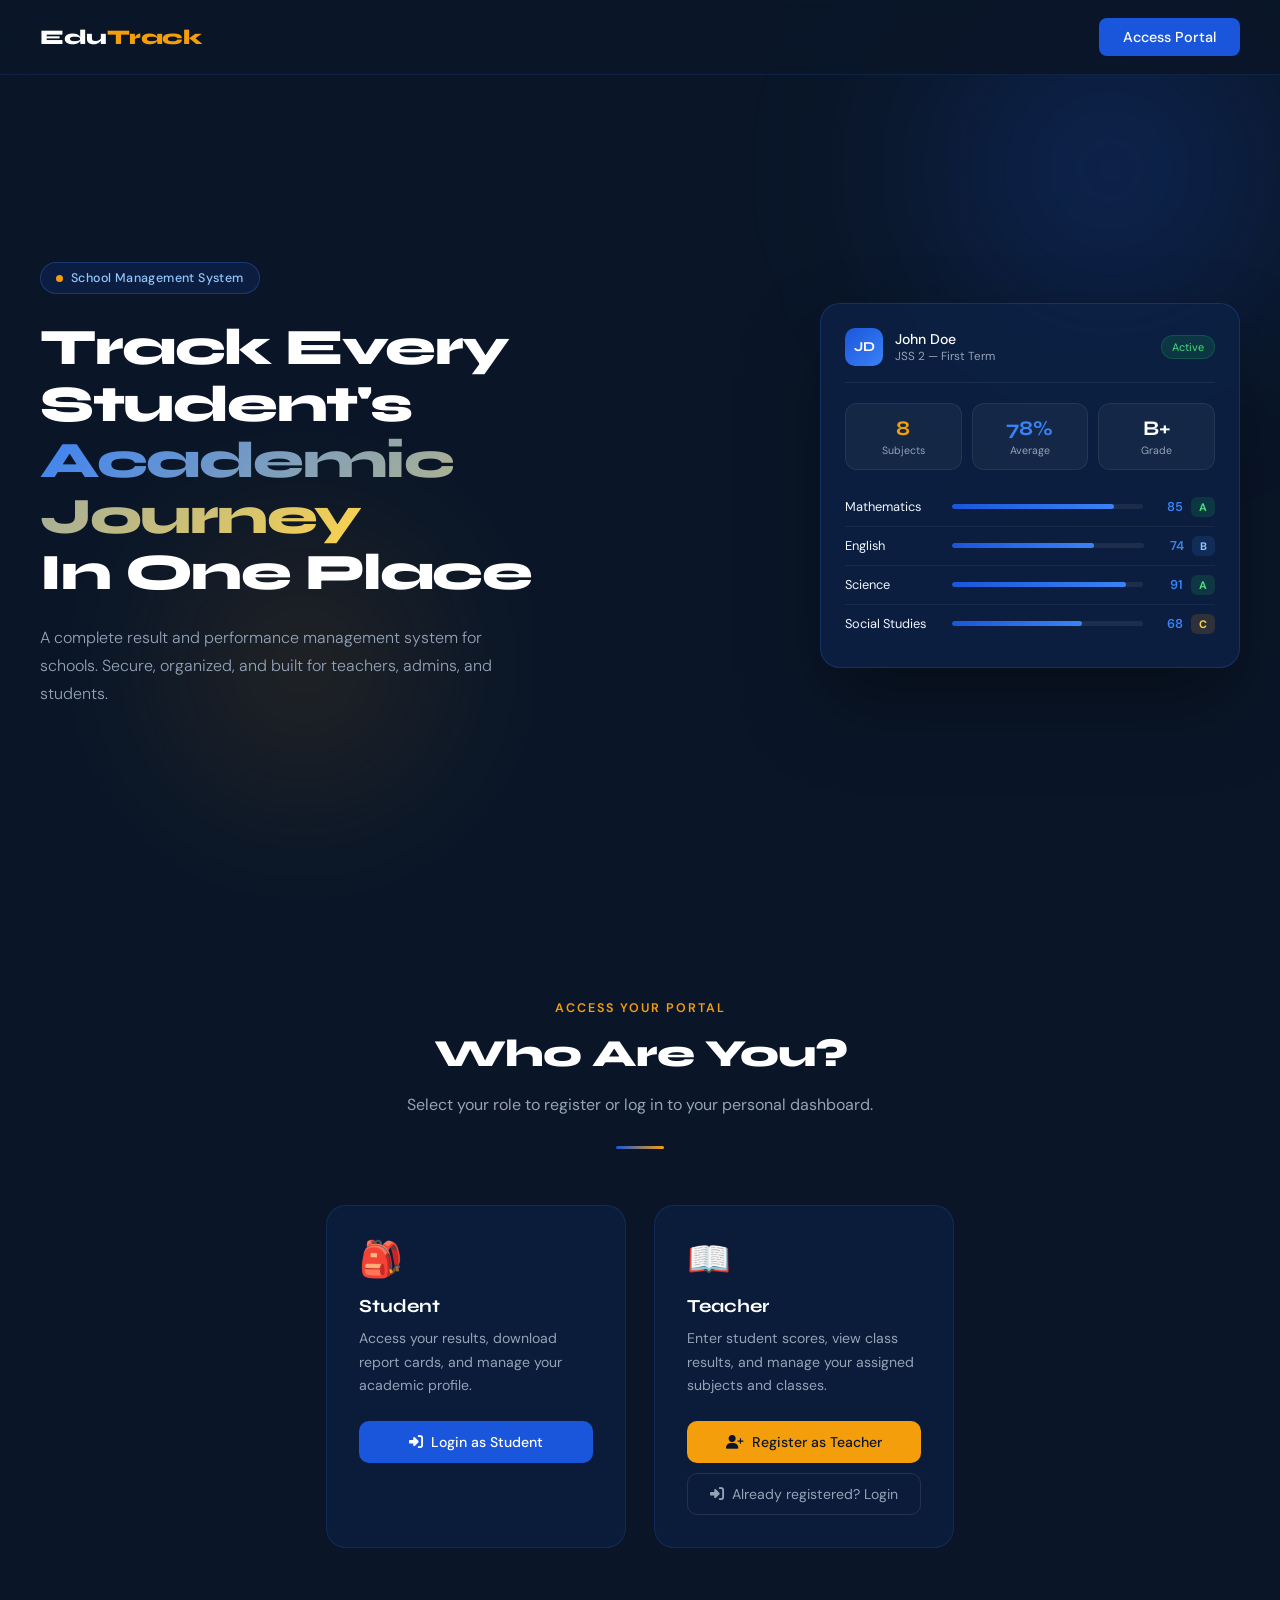
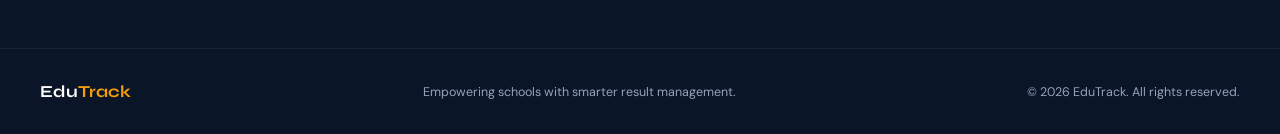
<file: index.html>
<!DOCTYPE html>
<html lang="en">
<head>
  <meta charset="UTF-8" />
  <meta name="viewport" content="width=device-width, initial-scale=1.0" />
  <title>EduTrack — Student Result & Performance Tracker</title>
  <link href="https://fonts.googleapis.com/css2?family=Syne:wght@400;600;700;800&family=DM+Sans:wght@300;400;500&display=swap" rel="stylesheet" />
  <link rel="stylesheet" href="https://cdnjs.cloudflare.com/ajax/libs/font-awesome/6.5.0/css/all.min.css" />
  <link rel="stylesheet" href="CSS/style.css" />
</head>
<body>

  <!-- NAVIGATION -->
  <nav>
    <a href="#" class="nav-logo">Edu<span>Track</span></a>
    <a href="#access" class="nav-access-btn">Access Portal</a>
  </nav>

  <!-- HERO SECTION -->
  <section class="hero">

    <!-- Background orbs for visual effect -->
    <div class="orb orb-1"></div>
    <div class="orb orb-2"></div>

    <div class="hero-inner">

      <!-- LEFT SIDE — Text content -->
      <div class="hero-content">

        <div class="hero-badge">
          <div class="dot"></div>
          School Management System
        </div>

        <h1>
          Track Every Student's<br>
          <span class="highlight">Academic Journey</span><br>
          In One Place
        </h1>

        <p>A complete result and performance management system for schools. Secure, organized, and built for teachers, admins, and students.</p>

      </div>

      <!-- RIGHT SIDE — Dashboard preview card -->
      <div class="hero-visual">
        <div class="dashboard-preview">

          <!-- Preview card header -->
          <div class="preview-header">
            <div class="preview-avatar">JD</div>
            <div>
              <div class="preview-name">John Doe</div>
              <div class="preview-role">JSS 2 — First Term</div>
            </div>
            <div class="preview-badge-active">Active</div>
          </div>

          <!-- Preview stats row -->
          <div class="preview-stats">
            <div class="stat-card">
              <div class="stat-number gold">8</div>
              <div class="stat-label">Subjects</div>
            </div>
            <div class="stat-card">
              <div class="stat-number blue">78%</div>
              <div class="stat-label">Average</div>
            </div>
            <div class="stat-card">
              <div class="stat-number">B+</div>
              <div class="stat-label">Grade</div>
            </div>
          </div>

          <!-- Preview result rows -->
          <div class="preview-result-row">
            <span class="subject-name">Mathematics</span>
            <div class="score-bar-wrap">
              <div class="score-bar" data-width="85%"></div>
            </div>
            <span class="score-val">85</span>
            <span class="grade-badge grade-a">A</span>
          </div>

          <div class="preview-result-row">
            <span class="subject-name">English</span>
            <div class="score-bar-wrap">
              <div class="score-bar" data-width="74%"></div>
            </div>
            <span class="score-val">74</span>
            <span class="grade-badge grade-b">B</span>
          </div>

          <div class="preview-result-row">
            <span class="subject-name">Science</span>
            <div class="score-bar-wrap">
              <div class="score-bar" data-width="91%"></div>
            </div>
            <span class="score-val">91</span>
            <span class="grade-badge grade-a">A</span>
          </div>

          <div class="preview-result-row">
            <span class="subject-name">Social Studies</span>
            <div class="score-bar-wrap">
              <div class="score-bar" data-width="68%"></div>
            </div>
            <span class="score-val">68</span>
            <span class="grade-badge grade-c">C</span>
          </div>

        </div>
      </div>

    </div>
  </section>

  <!-- ACCESS SECTION -->
  <section class="access-section" id="access">

    <div class="reveal">
      <p class="section-label">Access Your Portal</p>
      <h2 class="section-title">Who Are You?</h2>
      <p class="section-sub">Select your role to register or log in to your personal dashboard.</p>
      <div class="divider"></div>
    </div>

    <div class="role-cards reveal">

      <!-- STUDENT CARD -->
      <div class="role-card">
        <div class="card-icon icon-student">🎒</div>
        <div class="card-title">Student</div>
        <p class="card-desc">Access your results, download report cards, and manage your academic profile.</p>
        <div class="card-actions">
          <a href="pages/login-student.html" class="btn-card-primary">
            <i class="fa-solid fa-right-to-bracket"></i>
            Login as Student
          </a>
        </div>
      </div>

      <!-- TEACHER CARD -->
      <div class="role-card">
        <div class="card-icon icon-teacher">📖</div>
        <div class="card-title">Teacher</div>
        <p class="card-desc">Enter student scores, view class results, and manage your assigned subjects and classes.</p>
        <div class="card-actions">
          <a href="pages/register-teacher.html" class="btn-card-primary gold-btn">
            <i class="fa-solid fa-user-plus"></i>
            Register as Teacher
          </a>
          <a href="pages/login-teacher.html" class="btn-card-secondary">
            <i class="fa-solid fa-right-to-bracket"></i>
            Already registered? Login
          </a>
        </div>
      </div>

    </div>

  </section>

  <!-- FOOTER -->
  <footer>
    <a href="#" class="footer-logo">Edu<span>Track</span></a>
    <p class="footer-text">Empowering schools with smarter result management.</p>
    <p class="footer-text">&copy; 2026 EduTrack. All rights reserved.</p>
  </footer>

  <script src="JS/main.js"></script>
</body>
</html>
</file>
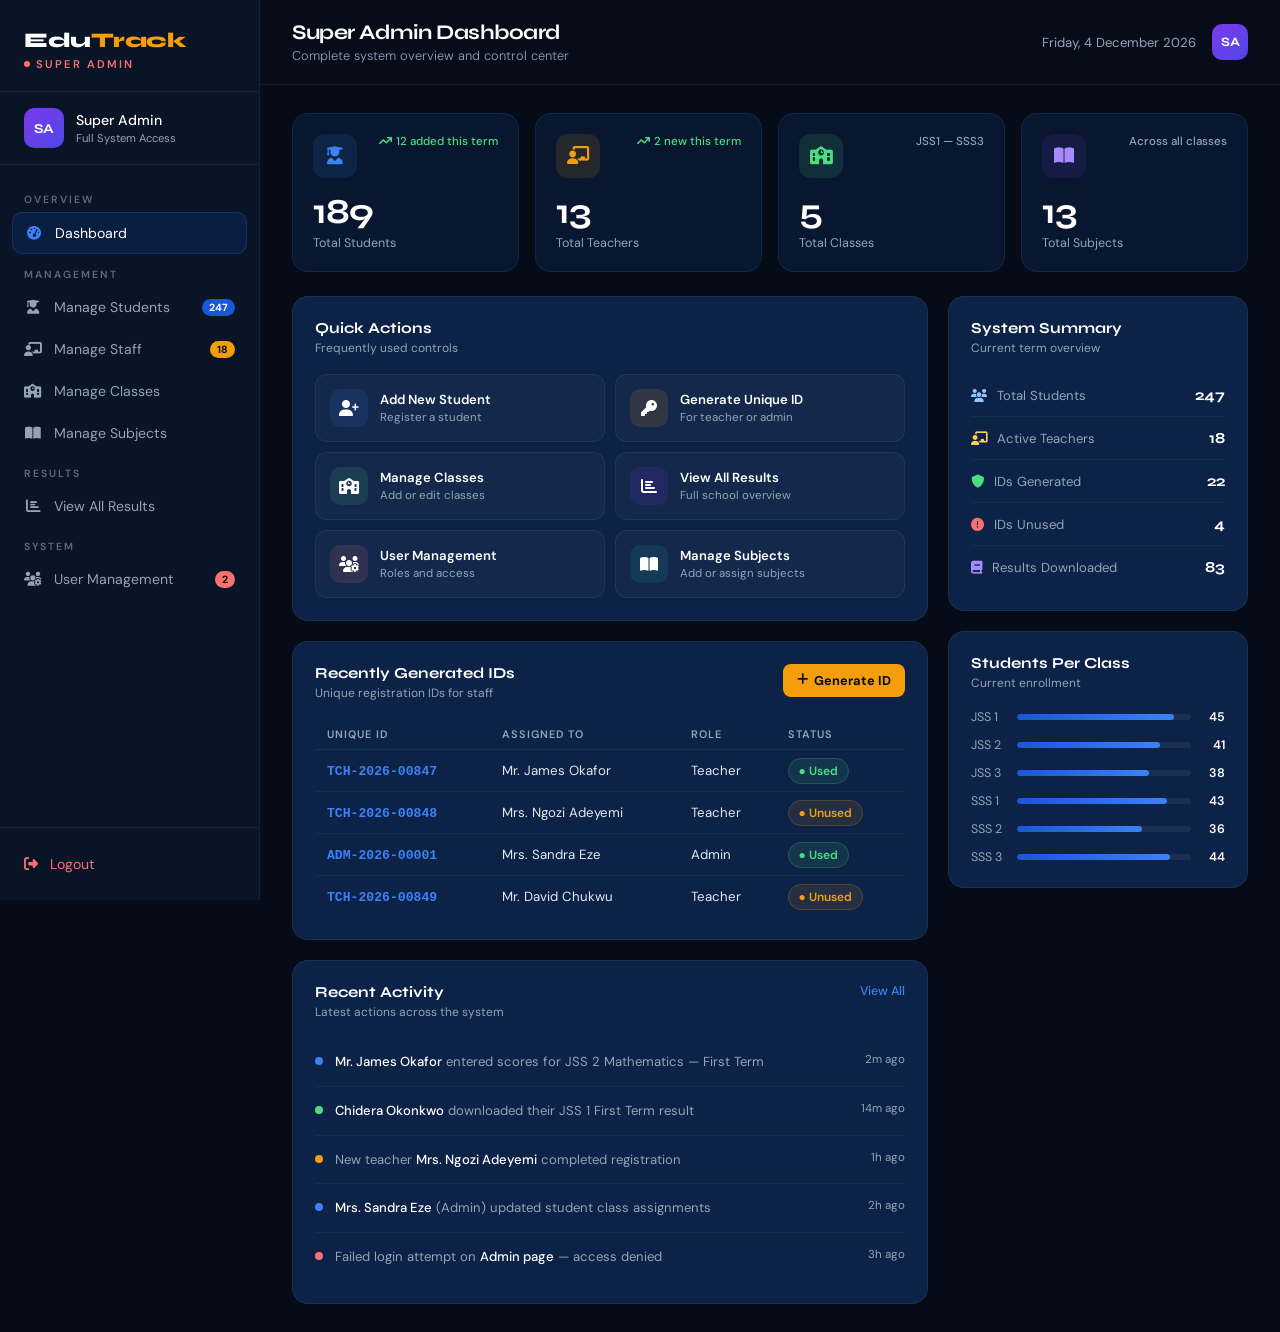
<file: PAGES/superadmin-dashboard.html>
<!DOCTYPE html>
<html lang="en">
<head>
  <meta charset="UTF-8" />
  <meta name="viewport" content="width=device-width, initial-scale=1.0" />
  <title>EduTrack — Super Admin Dashboard</title>
  <link href="https://fonts.googleapis.com/css2?family=Syne:wght@400;600;700;800&family=DM+Sans:wght@300;400;500&display=swap" rel="stylesheet" />
  <link rel="stylesheet" href="https://cdnjs.cloudflare.com/ajax/libs/font-awesome/6.5.0/css/all.min.css" />
  <link rel="stylesheet" href="../CSS/superadmin.css" />
</head>
<body>

  <!-- SIDEBAR -->
  <aside class="sidebar">

    <!-- LOGO -->
    <div class="sidebar-logo">
      <div class="logo-text">Edu<span>Track</span></div>
      <div class="logo-role">
        <span class="role-dot"></span>
        Super Admin
      </div>
    </div>

    <!-- ADMIN PROFILE -->
    <div class="sidebar-profile">
      <div class="profile-avatar">SA</div>
      <div class="profile-info">
        <div class="profile-name">Super Admin</div>
        <div class="profile-role">Full System Access</div>
      </div>
    </div>

    <!-- NAVIGATION -->
    <nav class="sidebar-nav">

      <p class="nav-section-label">Overview</p>

      <a href="superadmin-dashboard.html" class="nav-item active">
        <span class="nav-icon"><i class="fa-solid fa-gauge-high"></i></span>
        <span>Dashboard</span>
      </a>

      <p class="nav-section-label">Management</p>

      <a href="superadmin-manage-students.html" class="nav-item">
        <span class="nav-icon"><i class="fa-solid fa-user-graduate"></i></span>
        <span>Manage Students</span>
        <span class="nav-badge" id="badge-students">247</span>
      </a>

      <a href="superadmin-manage-staff.html" class="nav-item">
        <span class="nav-icon"><i class="fa-solid fa-chalkboard-user"></i></span>
        <span>Manage Staff</span>
        <span class="nav-badge gold" id="badge-staff">18</span>
      </a>

      <a href="superadmin-manage-classes.html" class="nav-item">
        <span class="nav-icon"><i class="fa-solid fa-school"></i></span>
        <span>Manage Classes</span>
      </a>

      <a href="superadmin-manage-subjects.html" class="nav-item">
        <span class="nav-icon"><i class="fa-solid fa-book-open"></i></span>
        <span>Manage Subjects</span>
      </a>

      <p class="nav-section-label">Results</p>

      <a href="superadmin-view-results.html" class="nav-item">
        <span class="nav-icon"><i class="fa-solid fa-chart-bar"></i></span>
        <span>View All Results</span>
      </a>

      <p class="nav-section-label">System</p>

      <a href="superadmin-user-management.html" class="nav-item">
        <span class="nav-icon"><i class="fa-solid fa-users-gear"></i></span>
        <span>User Management</span>
        <span class="nav-badge red" id="badge-users">2</span>
      </a>

    </nav>

    <!-- LOGOUT -->
    <div class="sidebar-footer">
      <a href="../index.html" class="logout-btn">
        <i class="fa-solid fa-right-from-bracket"></i>
        <span>Logout</span>
      </a>
    </div>

  </aside>

  <!-- MAIN CONTENT -->
  <main class="main">

    <!-- TOPBAR -->
    <div class="topbar">
      <div class="topbar-left">
        <h1>Super Admin Dashboard</h1>
        <p>Complete system overview and control center</p>
      </div>
      <div class="topbar-right">
        <div class="topbar-date" id="current-date"></div>
        <div class="topbar-avatar">SA</div>
      </div>
    </div>

    <!-- PAGE CONTENT -->
    <div class="page-content">

      <!-- STAT CARDS -->
      <div class="stats-row">

        <div class="stat-card">
          <div class="stat-top">
            <div class="stat-icon-wrap blue">
              <i class="fa-solid fa-user-graduate"></i>
            </div>
            <div class="stat-change up">
              <i class="fa-solid fa-arrow-trend-up"></i>
              12 added this term
            </div>
          </div>
          <div class="stat-number" id="stat-students">0</div>
          <div class="stat-label">Total Students</div>
        </div>

        <div class="stat-card">
          <div class="stat-top">
            <div class="stat-icon-wrap gold">
              <i class="fa-solid fa-chalkboard-user"></i>
            </div>
            <div class="stat-change up">
              <i class="fa-solid fa-arrow-trend-up"></i>
              2 new this term
            </div>
          </div>
          <div class="stat-number" id="stat-teachers">0</div>
          <div class="stat-label">Total Teachers</div>
        </div>

        <div class="stat-card">
          <div class="stat-top">
            <div class="stat-icon-wrap green">
              <i class="fa-solid fa-school"></i>
            </div>
            <div class="stat-change neutral">JSS1 — SSS3</div>
          </div>
          <div class="stat-number" id="stat-classes">0</div>
          <div class="stat-label">Total Classes</div>
        </div>

        <div class="stat-card">
          <div class="stat-top">
            <div class="stat-icon-wrap purple">
              <i class="fa-solid fa-book-open"></i>
            </div>
            <div class="stat-change neutral">Across all classes</div>
          </div>
          <div class="stat-number" id="stat-subjects">0</div>
          <div class="stat-label">Total Subjects</div>
        </div>

      </div>

      <!-- DASHBOARD GRID -->
      <div class="dashboard-grid">

        <!-- LEFT COLUMN -->
        <div class="left-col">

          <!-- QUICK ACTIONS -->
          <div class="section-card">
            <div class="section-header">
              <div>
                <div class="section-title">Quick Actions</div>
                <div class="section-subtitle">Frequently used controls</div>
              </div>
            </div>
            <div class="quick-actions">

              <a href="superadmin-manage-students.html" class="action-btn">
                <div class="action-icon" style="background:rgba(59,130,246,0.12);">
                  <i class="fa-solid fa-user-plus"></i>
                </div>
                <div>
                  <div class="action-label">Add New Student</div>
                  <div class="action-sub">Register a student</div>
                </div>
              </a>

              <a href="superadmin-manage-staff.html" class="action-btn">
                <div class="action-icon" style="background:rgba(245,158,11,0.12);">
                  <i class="fa-solid fa-key"></i>
                </div>
                <div>
                  <div class="action-label">Generate Unique ID</div>
                  <div class="action-sub">For teacher or admin</div>
                </div>
              </a>

              <a href="superadmin-manage-classes.html" class="action-btn">
                <div class="action-icon" style="background:rgba(74,222,128,0.12);">
                  <i class="fa-solid fa-school"></i>
                </div>
                <div>
                  <div class="action-label">Manage Classes</div>
                  <div class="action-sub">Add or edit classes</div>
                </div>
              </a>

              <a href="superadmin-view-results.html" class="action-btn">
                <div class="action-icon" style="background:rgba(124,58,237,0.12);">
                  <i class="fa-solid fa-chart-bar"></i>
                </div>
                <div>
                  <div class="action-label">View All Results</div>
                  <div class="action-sub">Full school overview</div>
                </div>
              </a>

              <a href="superadmin-user-management.html" class="action-btn">
                <div class="action-icon" style="background:rgba(248,113,113,0.12);">
                  <i class="fa-solid fa-users-gear"></i>
                </div>
                <div>
                  <div class="action-label">User Management</div>
                  <div class="action-sub">Roles and access</div>
                </div>
              </a>

              <a href="superadmin-manage-subjects.html" class="action-btn">
                <div class="action-icon" style="background:rgba(20,184,166,0.12);">
                  <i class="fa-solid fa-book-open"></i>
                </div>
                <div>
                  <div class="action-label">Manage Subjects</div>
                  <div class="action-sub">Add or assign subjects</div>
                </div>
              </a>

            </div>
          </div>

          <!-- RECENTLY GENERATED IDs -->
          <div class="section-card">
            <div class="section-header">
              <div>
                <div class="section-title">Recently Generated IDs</div>
                <div class="section-subtitle">Unique registration IDs for staff</div>
              </div>
              <a href="superadmin-manage-staff.html" class="gen-id-btn">
                <i class="fa-solid fa-plus"></i>
                Generate ID
              </a>
            </div>
            <table class="id-table">
              <thead>
                <tr>
                  <th>Unique ID</th>
                  <th>Assigned To</th>
                  <th>Role</th>
                  <th>Status</th>
                </tr>
              </thead>
              <tbody>
                <tr>
                  <td><span class="id-code">TCH-2026-00847</span></td>
                  <td>Mr. James Okafor</td>
                  <td>Teacher</td>
                  <td><span class="id-status used">● Used</span></td>
                </tr>
                <tr>
                  <td><span class="id-code">TCH-2026-00848</span></td>
                  <td>Mrs. Ngozi Adeyemi</td>
                  <td>Teacher</td>
                  <td><span class="id-status unused">● Unused</span></td>
                </tr>
                <tr>
                  <td><span class="id-code">ADM-2026-00001</span></td>
                  <td>Mrs. Sandra Eze</td>
                  <td>Admin</td>
                  <td><span class="id-status used">● Used</span></td>
                </tr>
                <tr>
                  <td><span class="id-code">TCH-2026-00849</span></td>
                  <td>Mr. David Chukwu</td>
                  <td>Teacher</td>
                  <td><span class="id-status unused">● Unused</span></td>
                </tr>
              </tbody>
            </table>
          </div>

          <!-- RECENT ACTIVITY -->
          <div class="section-card">
            <div class="section-header">
              <div>
                <div class="section-title">Recent Activity</div>
                <div class="section-subtitle">Latest actions across the system</div>
              </div>
              <a href="#" class="section-action">View All</a>
            </div>
            <div class="activity-list">

              <div class="activity-item">
                <div class="activity-dot blue"></div>
                <div class="activity-text">
                  <span>Mr. James Okafor</span> entered scores for JSS 2 Mathematics — First Term
                </div>
                <div class="activity-time">2m ago</div>
              </div>

              <div class="activity-item">
                <div class="activity-dot green"></div>
                <div class="activity-text">
                  <span>Chidera Okonkwo</span> downloaded their JSS 1 First Term result
                </div>
                <div class="activity-time">14m ago</div>
              </div>

              <div class="activity-item">
                <div class="activity-dot gold"></div>
                <div class="activity-text">
                  New teacher <span>Mrs. Ngozi Adeyemi</span> completed registration
                </div>
                <div class="activity-time">1h ago</div>
              </div>

              <div class="activity-item">
                <div class="activity-dot blue"></div>
                <div class="activity-text">
                  <span>Mrs. Sandra Eze</span> (Admin) updated student class assignments
                </div>
                <div class="activity-time">2h ago</div>
              </div>

              <div class="activity-item">
                <div class="activity-dot red"></div>
                <div class="activity-text">
                  Failed login attempt on <span>Admin page</span> — access denied
                </div>
                <div class="activity-time">3h ago</div>
              </div>

            </div>
          </div>

        </div>

        <!-- RIGHT COLUMN -->
        <div class="right-col">

          <!-- SYSTEM SUMMARY -->
          <div class="section-card">
            <div class="section-header">
              <div>
                <div class="section-title">System Summary</div>
                <div class="section-subtitle">Current term overview</div>
              </div>
            </div>
            <div class="summary-list">

              <div class="summary-item">
                <div class="summary-left">
                  <i class="fa-solid fa-users" style="color:#93c5fd;"></i>
                  Total Students
                </div>
                <div class="summary-val">247</div>
              </div>

              <div class="summary-item">
                <div class="summary-left">
                  <i class="fa-solid fa-chalkboard-user" style="color:#fcd34d;"></i>
                  Active Teachers
                </div>
                <div class="summary-val">18</div>
              </div>

              <div class="summary-item">
                <div class="summary-left">
                  <i class="fa-solid fa-shield" style="color:#4ade80;"></i>
                  IDs Generated
                </div>
                <div class="summary-val">22</div>
              </div>

              <div class="summary-item">
                <div class="summary-left">
                  <i class="fa-solid fa-circle-exclamation" style="color:#f87171;"></i>
                  IDs Unused
                </div>
                <div class="summary-val">4</div>
              </div>

              <div class="summary-item">
                <div class="summary-left">
                  <i class="fa-solid fa-book" style="color:#a78bfa;"></i>
                  Results Downloaded
                </div>
                <div class="summary-val">83</div>
              </div>

            </div>
          </div>

          <!-- STUDENTS PER CLASS -->
          <div class="section-card">
            <div class="section-header">
              <div>
                <div class="section-title">Students Per Class</div>
                <div class="section-subtitle">Current enrollment</div>
              </div>
            </div>
            <div class="class-list">

              <div class="class-row">
                <span class="class-name">JSS 1</span>
                <div class="class-bar-wrap">
                  <div class="class-bar" data-width="90%"></div>
                </div>
                <span class="class-count">45</span>
              </div>

              <div class="class-row">
                <span class="class-name">JSS 2</span>
                <div class="class-bar-wrap">
                  <div class="class-bar" data-width="82%"></div>
                </div>
                <span class="class-count">41</span>
              </div>

              <div class="class-row">
                <span class="class-name">JSS 3</span>
                <div class="class-bar-wrap">
                  <div class="class-bar" data-width="76%"></div>
                </div>
                <span class="class-count">38</span>
              </div>

              <div class="class-row">
                <span class="class-name">SSS 1</span>
                <div class="class-bar-wrap">
                  <div class="class-bar" data-width="86%"></div>
                </div>
                <span class="class-count">43</span>
              </div>

              <div class="class-row">
                <span class="class-name">SSS 2</span>
                <div class="class-bar-wrap">
                  <div class="class-bar" data-width="72%"></div>
                </div>
                <span class="class-count">36</span>
              </div>

              <div class="class-row">
                <span class="class-name">SSS 3</span>
                <div class="class-bar-wrap">
                  <div class="class-bar" data-width="88%"></div>
                </div>
                <span class="class-count">44</span>
              </div>

            </div>
          </div>

        </div>

      </div>

    </div>

  </main>

  <script src="../JS/superadmin.js"></script>
</body>
</html>
</file>
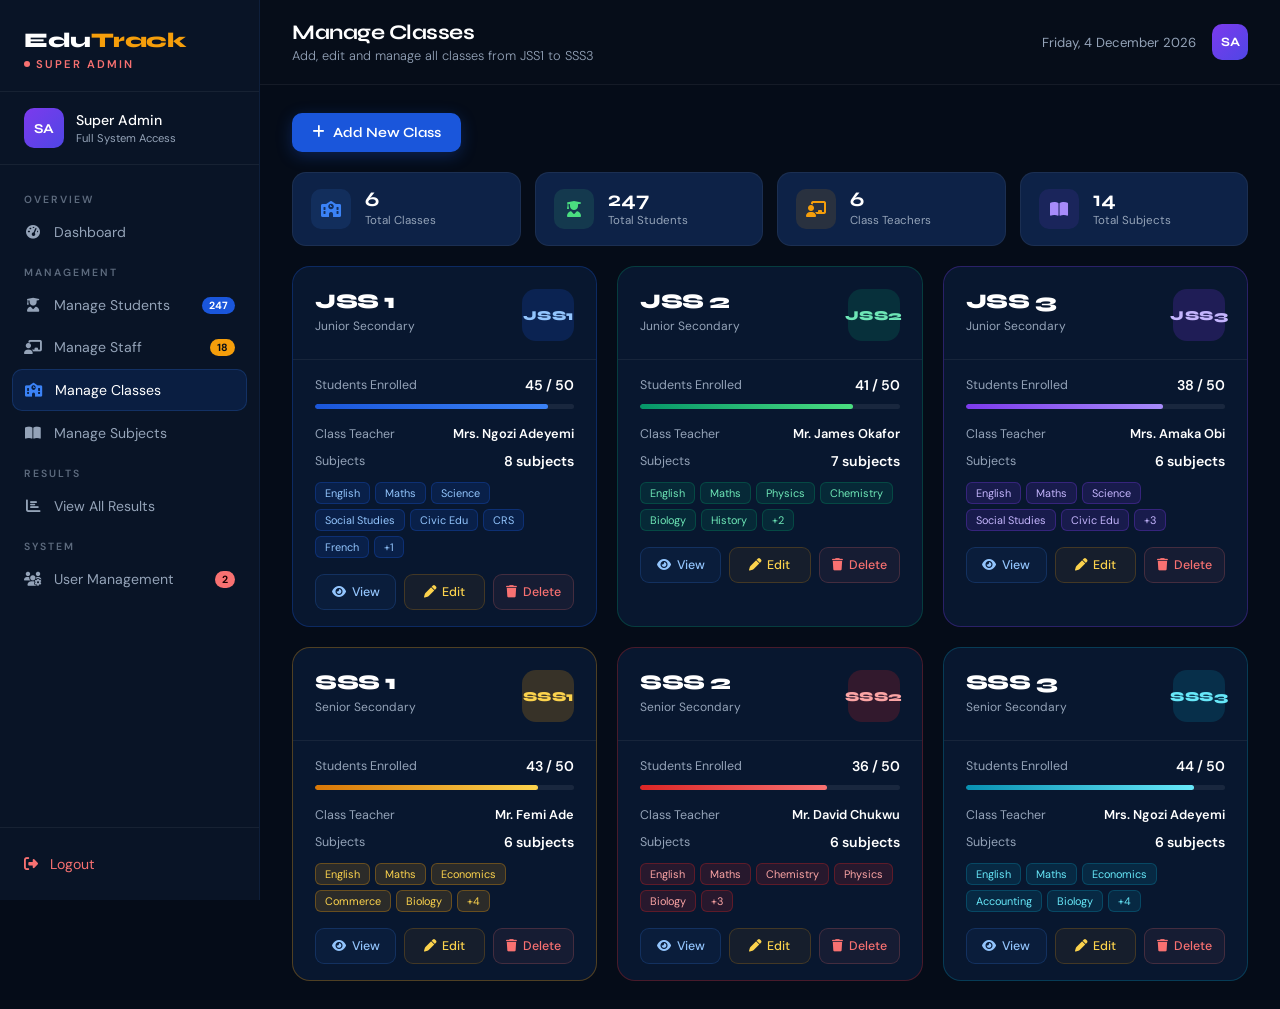
<file: PAGES/superadmin-manage-classes.html>
<!DOCTYPE html>
<html lang="en">
<head>
  <meta charset="UTF-8" />
  <meta name="viewport" content="width=device-width, initial-scale=1.0" />
  <title>EduTrack — Manage Classes</title>
  <link href="https://fonts.googleapis.com/css2?family=Syne:wght@400;600;700;800&family=DM+Sans:wght@300;400;500&display=swap" rel="stylesheet" />
  <link rel="stylesheet" href="https://cdnjs.cloudflare.com/ajax/libs/font-awesome/6.5.0/css/all.min.css" />
  <link rel="stylesheet" href="../CSS/superadmin.css" />
</head>
<body>

  <!-- SIDEBAR -->
  <aside class="sidebar">

    <div class="sidebar-logo">
      <div class="logo-text">Edu<span>Track</span></div>
      <div class="logo-role">
        <span class="role-dot"></span>
        Super Admin
      </div>
    </div>

    <div class="sidebar-profile">
      <div class="profile-avatar">SA</div>
      <div class="profile-info">
        <div class="profile-name">Super Admin</div>
        <div class="profile-role">Full System Access</div>
      </div>
    </div>

    <nav class="sidebar-nav">

      <p class="nav-section-label">Overview</p>

      <a href="superadmin-dashboard.html" class="nav-item">
        <span class="nav-icon"><i class="fa-solid fa-gauge-high"></i></span>
        <span>Dashboard</span>
      </a>

      <p class="nav-section-label">Management</p>

      <a href="superadmin-manage-students.html" class="nav-item">
        <span class="nav-icon"><i class="fa-solid fa-user-graduate"></i></span>
        <span>Manage Students</span>
        <span class="nav-badge">247</span>
      </a>

      <a href="superadmin-manage-staff.html" class="nav-item">
        <span class="nav-icon"><i class="fa-solid fa-chalkboard-user"></i></span>
        <span>Manage Staff</span>
        <span class="nav-badge gold">18</span>
      </a>

      <a href="superadmin-manage-classes.html" class="nav-item active">
        <span class="nav-icon"><i class="fa-solid fa-school"></i></span>
        <span>Manage Classes</span>
      </a>

      <a href="superadmin-manage-subjects.html" class="nav-item">
        <span class="nav-icon"><i class="fa-solid fa-book-open"></i></span>
        <span>Manage Subjects</span>
      </a>

      <p class="nav-section-label">Results</p>

      <a href="superadmin-view-results.html" class="nav-item">
        <span class="nav-icon"><i class="fa-solid fa-chart-bar"></i></span>
        <span>View All Results</span>
      </a>

      <p class="nav-section-label">System</p>

      <a href="superadmin-user-management.html" class="nav-item">
        <span class="nav-icon"><i class="fa-solid fa-users-gear"></i></span>
        <span>User Management</span>
        <span class="nav-badge red">2</span>
      </a>

    </nav>

    <div class="sidebar-footer">
      <a href="../index.html" class="logout-btn">
        <i class="fa-solid fa-right-from-bracket"></i>
        <span>Logout</span>
      </a>
    </div>

  </aside>

  <!-- MAIN CONTENT -->
  <main class="main">

    <!-- TOPBAR -->
    <div class="topbar">
      <div class="topbar-left">
        <h1>Manage Classes</h1>
        <p>Add, edit and manage all classes from JSS1 to SSS3</p>
      </div>
      <div class="topbar-right">
        <div class="topbar-date" id="current-date"></div>
        <div class="topbar-avatar">SA</div>
      </div>
    </div>

    <!-- PAGE CONTENT -->
    <div class="page-content">

      <!-- TOOLBAR -->
      <div class="toolbar">
        <button class="btn-add-class" onclick="openModal()">
          <i class="fa-solid fa-plus"></i>
          Add New Class
        </button>
      </div>

      <!-- MINI STATS -->
      <div class="mini-stats">

        <div class="mini-stat">
          <div class="mini-stat-icon blue">
            <i class="fa-solid fa-school"></i>
          </div>
          <div>
            <div class="mini-stat-num">6</div>
            <div class="mini-stat-lbl">Total Classes</div>
          </div>
        </div>

        <div class="mini-stat">
          <div class="mini-stat-icon green">
            <i class="fa-solid fa-user-graduate"></i>
          </div>
          <div>
            <div class="mini-stat-num">247</div>
            <div class="mini-stat-lbl">Total Students</div>
          </div>
        </div>

        <div class="mini-stat">
          <div class="mini-stat-icon gold">
            <i class="fa-solid fa-chalkboard-user"></i>
          </div>
          <div>
            <div class="mini-stat-num">6</div>
            <div class="mini-stat-lbl">Class Teachers</div>
          </div>
        </div>

        <div class="mini-stat">
          <div class="mini-stat-icon purple">
            <i class="fa-solid fa-book-open"></i>
          </div>
          <div>
            <div class="mini-stat-num">14</div>
            <div class="mini-stat-lbl">Total Subjects</div>
          </div>
        </div>

      </div>

      <!-- CLASSES GRID -->
      <div class="classes-grid" id="classes-grid">
        <!-- Cards injected by JavaScript -->
      </div>

    </div>

  </main>

  <!-- ADD CLASS MODAL -->
  <div class="modal-overlay" id="modal-overlay">
    <div class="modal">

      <div class="modal-header">
        <div>
          <div class="modal-title">Add New Class</div>
          <div class="modal-sub">Fill in the class details below</div>
        </div>
        <button class="modal-close" id="modal-close-btn">
          <i class="fa-solid fa-xmark"></i>
        </button>
      </div>

      <div class="form-group">
        <label class="form-label">Class Name</label>
        <input type="text" class="form-input" id="class-name" placeholder="e.g. JSS 1" />
      </div>

      <div class="form-group">
        <label class="form-label">Level</label>
        <select class="form-select" id="class-level">
          <option value="">Select Level</option>
          <option>Junior Secondary (JSS)</option>
          <option>Senior Secondary (SSS)</option>
        </select>
      </div>

      <div class="form-group">
        <label class="form-label">Class Teacher (Optional)</label>
        <select class="form-select" id="class-teacher">
          <option value="">Select Teacher</option>
          <option>Mr. James Okafor</option>
          <option>Mrs. Ngozi Adeyemi</option>
          <option>Mr. David Chukwu</option>
          <option>Mrs. Amaka Obi</option>
          <option>Mr. Femi Ade</option>
        </select>
      </div>

      <div class="form-group">
        <label class="form-label">Class Capacity</label>
        <input type="number" class="form-input" id="class-capacity" placeholder="e.g. 50" value="50" min="1" max="200" />
      </div>

      <div class="modal-actions">
        <button class="btn-cancel" id="modal-cancel-btn">Cancel</button>
        <button class="btn-save" id="save-class-btn">
          <i class="fa-solid fa-check"></i>
          Save Class
        </button>
      </div>

    </div>
  </div>

  <script src="../JS/superadmin.js"></script>
  <script src="../JS/classes.js"></script>
</body>
</html>
</file>
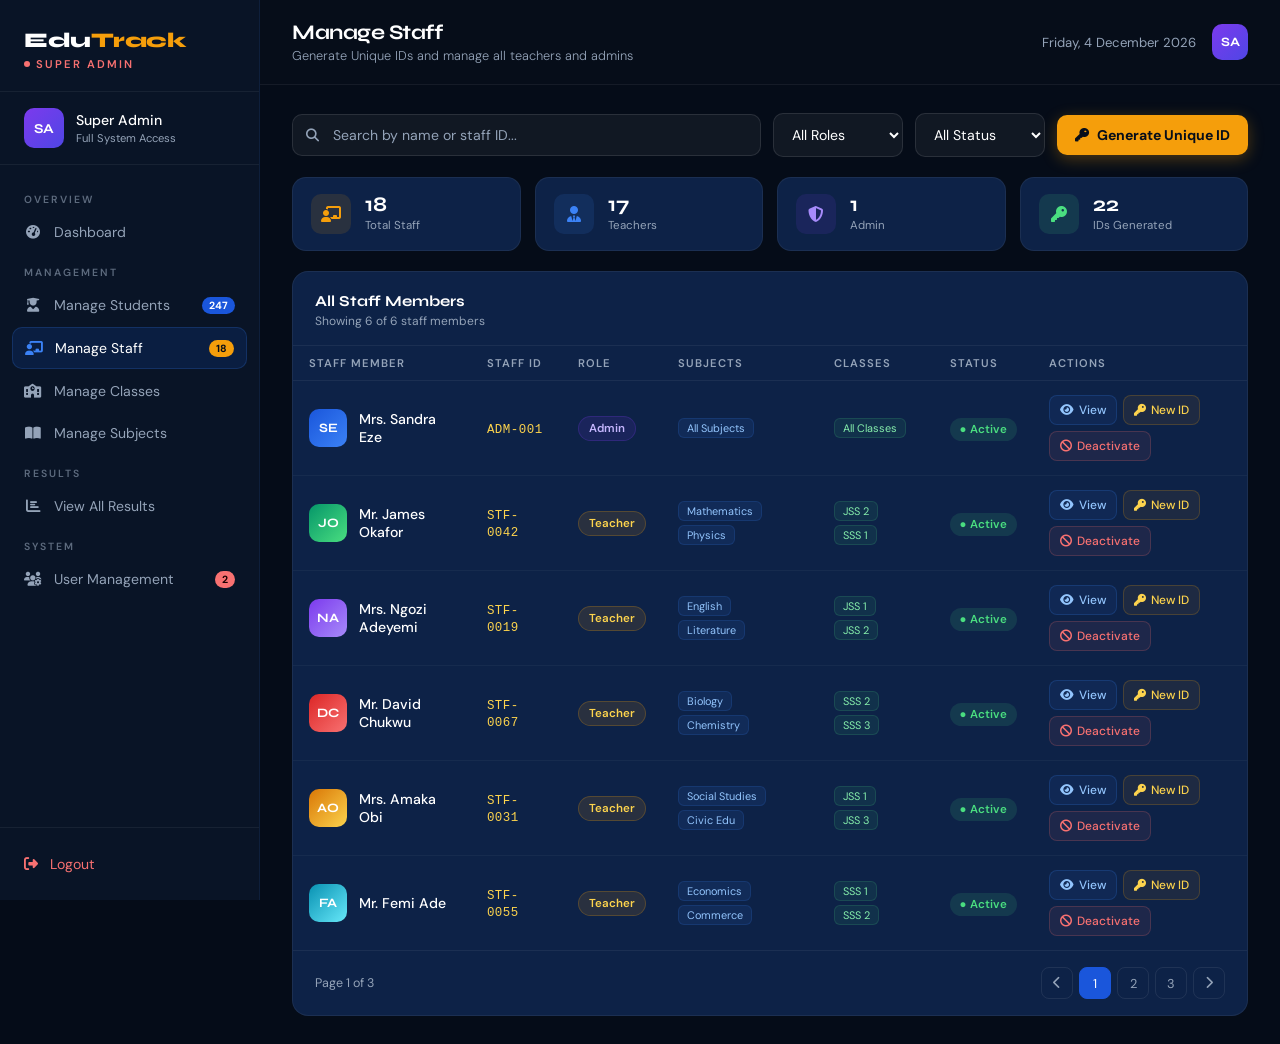
<file: PAGES/superadmin-manage-staff.html>
<!DOCTYPE html>
<html lang="en">
<head>
  <meta charset="UTF-8" />
  <meta name="viewport" content="width=device-width, initial-scale=1.0" />
  <title>EduTrack — Manage Staff</title>
  <link href="https://fonts.googleapis.com/css2?family=Syne:wght@400;600;700;800&family=DM+Sans:wght@300;400;500&display=swap" rel="stylesheet" />
  <link rel="stylesheet" href="https://cdnjs.cloudflare.com/ajax/libs/font-awesome/6.5.0/css/all.min.css" />
  <link rel="stylesheet" href="../CSS/superadmin.css" />
</head>
<body>

  <!-- SIDEBAR -->
  <aside class="sidebar">

    <div class="sidebar-logo">
      <div class="logo-text">Edu<span>Track</span></div>
      <div class="logo-role">
        <span class="role-dot"></span>
        Super Admin
      </div>
    </div>

    <div class="sidebar-profile">
      <div class="profile-avatar">SA</div>
      <div class="profile-info">
        <div class="profile-name">Super Admin</div>
        <div class="profile-role">Full System Access</div>
      </div>
    </div>

    <nav class="sidebar-nav">

      <p class="nav-section-label">Overview</p>

      <a href="superadmin-dashboard.html" class="nav-item">
        <span class="nav-icon"><i class="fa-solid fa-gauge-high"></i></span>
        <span>Dashboard</span>
      </a>

      <p class="nav-section-label">Management</p>

      <a href="superadmin-manage-students.html" class="nav-item">
        <span class="nav-icon"><i class="fa-solid fa-user-graduate"></i></span>
        <span>Manage Students</span>
        <span class="nav-badge">247</span>
      </a>

      <a href="superadmin-manage-staff.html" class="nav-item active">
        <span class="nav-icon"><i class="fa-solid fa-chalkboard-user"></i></span>
        <span>Manage Staff</span>
        <span class="nav-badge gold">18</span>
      </a>

      <a href="superadmin-manage-classes.html" class="nav-item">
        <span class="nav-icon"><i class="fa-solid fa-school"></i></span>
        <span>Manage Classes</span>
      </a>

      <a href="superadmin-manage-subjects.html" class="nav-item">
        <span class="nav-icon"><i class="fa-solid fa-book-open"></i></span>
        <span>Manage Subjects</span>
      </a>

      <p class="nav-section-label">Results</p>

      <a href="superadmin-view-results.html" class="nav-item">
        <span class="nav-icon"><i class="fa-solid fa-chart-bar"></i></span>
        <span>View All Results</span>
      </a>

      <p class="nav-section-label">System</p>

      <a href="superadmin-user-management.html" class="nav-item">
        <span class="nav-icon"><i class="fa-solid fa-users-gear"></i></span>
        <span>User Management</span>
        <span class="nav-badge red">2</span>
      </a>

    </nav>

    <div class="sidebar-footer">
      <a href="../index.html" class="logout-btn">
        <i class="fa-solid fa-right-from-bracket"></i>
        <span>Logout</span>
      </a>
    </div>

  </aside>

  <!-- MAIN CONTENT -->
  <main class="main">

    <!-- TOPBAR -->
    <div class="topbar">
      <div class="topbar-left">
        <h1>Manage Staff</h1>
        <p>Generate Unique IDs and manage all teachers and admins</p>
      </div>
      <div class="topbar-right">
        <div class="topbar-date" id="current-date"></div>
        <div class="topbar-avatar">SA</div>
      </div>
    </div>

    <!-- PAGE CONTENT -->
    <div class="page-content">

      <!-- TOOLBAR -->
      <div class="toolbar">

        <div class="search-wrap">
          <i class="fa-solid fa-magnifying-glass search-icon-fa"></i>
          <input
            type="text"
            class="search-input"
            placeholder="Search by name or staff ID..."
            oninput="filterStaff(this.value)"
          />
        </div>

        <select class="filter-select" onchange="filterRole(this.value)">
          <option value="">All Roles</option>
          <option value="Teacher">Teacher</option>
          <option value="Admin">Admin</option>
        </select>

        <select class="filter-select" onchange="filterStatus(this.value)">
          <option value="">All Status</option>
          <option value="active">Active</option>
          <option value="inactive">Inactive</option>
        </select>

        <button class="btn-generate-id-toolbar" onclick="openModal()">
          <i class="fa-solid fa-key"></i>
          Generate Unique ID
        </button>

      </div>

      <!-- MINI STATS -->
      <div class="mini-stats">

        <div class="mini-stat">
          <div class="mini-stat-icon gold">
            <i class="fa-solid fa-chalkboard-user"></i>
          </div>
          <div>
            <div class="mini-stat-num">18</div>
            <div class="mini-stat-lbl">Total Staff</div>
          </div>
        </div>

        <div class="mini-stat">
          <div class="mini-stat-icon blue">
            <i class="fa-solid fa-user-tie"></i>
          </div>
          <div>
            <div class="mini-stat-num">17</div>
            <div class="mini-stat-lbl">Teachers</div>
          </div>
        </div>

        <div class="mini-stat">
          <div class="mini-stat-icon purple">
            <i class="fa-solid fa-shield-halved"></i>
          </div>
          <div>
            <div class="mini-stat-num">1</div>
            <div class="mini-stat-lbl">Admin</div>
          </div>
        </div>

        <div class="mini-stat">
          <div class="mini-stat-icon green">
            <i class="fa-solid fa-key"></i>
          </div>
          <div>
            <div class="mini-stat-num">22</div>
            <div class="mini-stat-lbl">IDs Generated</div>
          </div>
        </div>

      </div>

      <!-- STAFF TABLE -->
      <div class="table-card">

        <div class="table-header">
          <div>
            <div class="table-title">All Staff Members</div>
            <div class="table-count" id="table-count">Showing 6 of 18 staff members</div>
          </div>
        </div>

        <div class="table-wrap">
          <table class="data-table">
            <thead>
              <tr>
                <th>Staff Member</th>
                <th>Staff ID</th>
                <th>Role</th>
                <th>Subjects</th>
                <th>Classes</th>
                <th>Status</th>
                <th>Actions</th>
              </tr>
            </thead>
            <tbody id="staff-tbody">
              <!-- Rows injected by JavaScript -->
            </tbody>
          </table>
        </div>

        <!-- PAGINATION -->
        <div class="pagination">
          <span class="pagination-info">Page 1 of 3</span>
          <div class="pagination-btns">
            <button class="page-btn">
              <i class="fa-solid fa-chevron-left"></i>
            </button>
            <button class="page-btn active">1</button>
            <button class="page-btn">2</button>
            <button class="page-btn">3</button>
            <button class="page-btn">
              <i class="fa-solid fa-chevron-right"></i>
            </button>
          </div>
        </div>

      </div>

    </div>

  </main>

  <!-- GENERATE ID MODAL -->
  <div class="modal-overlay" id="modal-overlay">
    <div class="modal">

      <div class="modal-header">
        <div>
          <div class="modal-title">Generate Unique ID</div>
          <div class="modal-sub">Create a registration ID for a new staff member</div>
        </div>
        <button class="modal-close" id="modal-close-btn">
          <i class="fa-solid fa-xmark"></i>
        </button>
      </div>

      <div class="form-row">
        <div class="form-group">
          <label class="form-label">First Name</label>
          <input type="text" class="form-input" id="fname" placeholder="e.g. James" />
        </div>
        <div class="form-group">
          <label class="form-label">Last Name</label>
          <input type="text" class="form-input" id="lname" placeholder="e.g. Okafor" />
        </div>
      </div>

      <div class="form-group">
        <label class="form-label">Role</label>
        <select class="form-select" id="role-select">
          <option value="">Select Role</option>
          <option value="TCH">Teacher</option>
          <option value="ADM">Admin</option>
        </select>
      </div>

      <!-- Generated ID Display -->
      <div class="generated-id-display" id="gen-id-display">
        <div class="gen-id-label">Generated Unique ID</div>
        <div class="gen-id-value" id="gen-id-value">TCH-2026-00850</div>
        <div class="gen-id-note">
          Share this ID with the staff member. They will use it to complete their registration.
        </div>
        <button class="copy-id-btn" id="copy-id-btn">
          <i class="fa-regular fa-copy"></i>
          Copy ID
        </button>
      </div>

      <div class="modal-actions">
        <button class="btn-cancel" id="modal-cancel-btn">Cancel</button>
        <button class="btn-save staff-generate-btn" id="generate-btn">
          <i class="fa-solid fa-key"></i>
          Generate ID
        </button>
      </div>

    </div>
  </div>

  <script src="../JS/superadmin.js"></script>
  <script src="../JS/staff.js"></script>
</body>
</html>
</file>
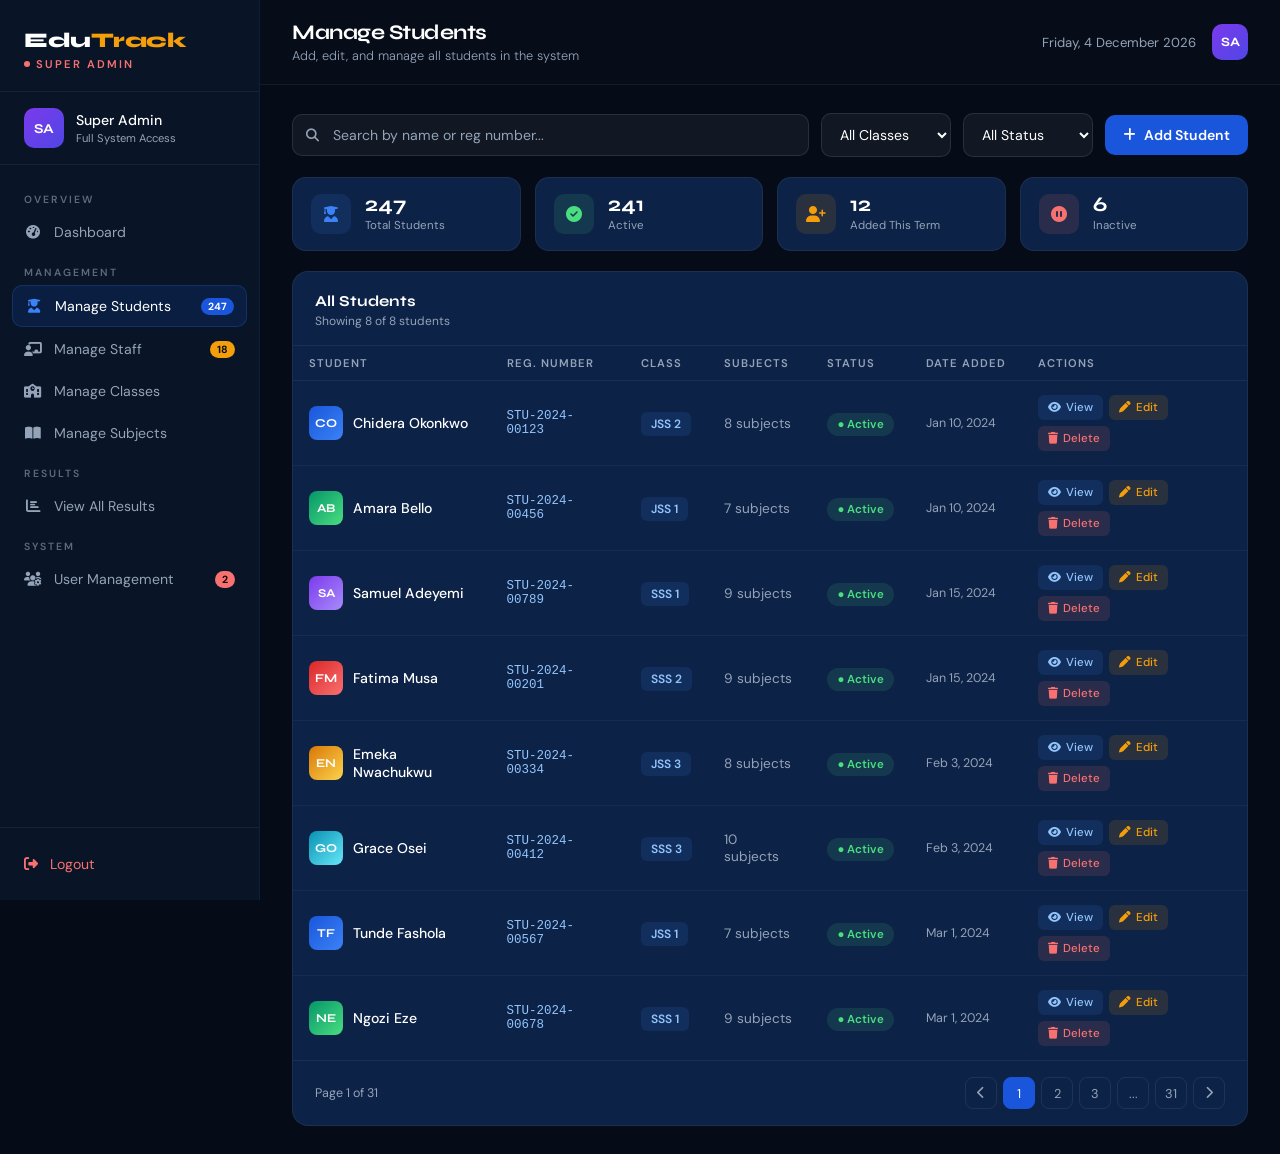
<file: PAGES/superadmin-manage-students.html>
<!DOCTYPE html>
<html lang="en">
<head>
  <meta charset="UTF-8" />
  <meta name="viewport" content="width=device-width, initial-scale=1.0" />
  <title>EduTrack — Manage Students</title>
  <link href="https://fonts.googleapis.com/css2?family=Syne:wght@400;600;700;800&family=DM+Sans:wght@300;400;500&display=swap" rel="stylesheet" />
  <link rel="stylesheet" href="https://cdnjs.cloudflare.com/ajax/libs/font-awesome/6.5.0/css/all.min.css" />
  <link rel="stylesheet" href="../CSS/superadmin.css" />
</head>
<body>

  <!-- SIDEBAR -->
  <aside class="sidebar">

    <div class="sidebar-logo">
      <div class="logo-text">Edu<span>Track</span></div>
      <div class="logo-role">
        <span class="role-dot"></span>
        Super Admin
      </div>
    </div>

    <div class="sidebar-profile">
      <div class="profile-avatar">SA</div>
      <div class="profile-info">
        <div class="profile-name">Super Admin</div>
        <div class="profile-role">Full System Access</div>
      </div>
    </div>

    <nav class="sidebar-nav">

      <p class="nav-section-label">Overview</p>

      <a href="superadmin-dashboard.html" class="nav-item">
        <span class="nav-icon"><i class="fa-solid fa-gauge-high"></i></span>
        <span>Dashboard</span>
      </a>

      <p class="nav-section-label">Management</p>

      <a href="superadmin-manage-students.html" class="nav-item active">
        <span class="nav-icon"><i class="fa-solid fa-user-graduate"></i></span>
        <span>Manage Students</span>
        <span class="nav-badge">247</span>
      </a>

      <a href="superadmin-manage-staff.html" class="nav-item">
        <span class="nav-icon"><i class="fa-solid fa-chalkboard-user"></i></span>
        <span>Manage Staff</span>
        <span class="nav-badge gold">18</span>
      </a>

      <a href="superadmin-manage-classes.html" class="nav-item">
        <span class="nav-icon"><i class="fa-solid fa-school"></i></span>
        <span>Manage Classes</span>
      </a>

      <a href="superadmin-manage-subjects.html" class="nav-item">
        <span class="nav-icon"><i class="fa-solid fa-book-open"></i></span>
        <span>Manage Subjects</span>
      </a>

      <p class="nav-section-label">Results</p>

      <a href="superadmin-view-results.html" class="nav-item">
        <span class="nav-icon"><i class="fa-solid fa-chart-bar"></i></span>
        <span>View All Results</span>
      </a>

      <p class="nav-section-label">System</p>

      <a href="superadmin-user-management.html" class="nav-item">
        <span class="nav-icon"><i class="fa-solid fa-users-gear"></i></span>
        <span>User Management</span>
        <span class="nav-badge red">2</span>
      </a>

    </nav>

    <div class="sidebar-footer">
      <a href="../index.html" class="logout-btn">
        <i class="fa-solid fa-right-from-bracket"></i>
        <span>Logout</span>
      </a>
    </div>

  </aside>

  <!-- MAIN CONTENT -->
  <main class="main">

    <!-- TOPBAR -->
    <div class="topbar">
      <div class="topbar-left">
        <h1>Manage Students</h1>
        <p>Add, edit, and manage all students in the system</p>
      </div>
      <div class="topbar-right">
        <div class="topbar-date" id="current-date"></div>
        <div class="topbar-avatar">SA</div>
      </div>
    </div>

    <!-- PAGE CONTENT -->
    <div class="page-content">

      <!-- TOOLBAR -->
      <div class="toolbar">

        <div class="search-wrap">
          <i class="fa-solid fa-magnifying-glass search-icon-fa"></i>
          <input
            type="text"
            class="search-input"
            placeholder="Search by name or reg number..."
            id="search-input"
            oninput="filterStudents(this.value)"
          />
        </div>

        <select class="filter-select" onchange="filterClass(this.value)">
          <option value="">All Classes</option>
          <option>JSS 1</option>
          <option>JSS 2</option>
          <option>JSS 3</option>
          <option>SSS 1</option>
          <option>SSS 2</option>
          <option>SSS 3</option>
        </select>

        <select class="filter-select" onchange="filterStatus(this.value)">
          <option value="">All Status</option>
          <option value="active">Active</option>
          <option value="inactive">Inactive</option>
        </select>

        <button class="btn-add-student" onclick="openModal()">
          <i class="fa-solid fa-plus"></i>
          Add Student
        </button>

      </div>

      <!-- MINI STATS -->
      <div class="mini-stats">

        <div class="mini-stat">
          <div class="mini-stat-icon blue">
            <i class="fa-solid fa-user-graduate"></i>
          </div>
          <div>
            <div class="mini-stat-num">247</div>
            <div class="mini-stat-lbl">Total Students</div>
          </div>
        </div>

        <div class="mini-stat">
          <div class="mini-stat-icon green">
            <i class="fa-solid fa-circle-check"></i>
          </div>
          <div>
            <div class="mini-stat-num">241</div>
            <div class="mini-stat-lbl">Active</div>
          </div>
        </div>

        <div class="mini-stat">
          <div class="mini-stat-icon gold">
            <i class="fa-solid fa-user-plus"></i>
          </div>
          <div>
            <div class="mini-stat-num">12</div>
            <div class="mini-stat-lbl">Added This Term</div>
          </div>
        </div>

        <div class="mini-stat">
          <div class="mini-stat-icon red">
            <i class="fa-solid fa-circle-pause"></i>
          </div>
          <div>
            <div class="mini-stat-num">6</div>
            <div class="mini-stat-lbl">Inactive</div>
          </div>
        </div>

      </div>

      <!-- STUDENTS TABLE -->
      <div class="table-card">

        <div class="table-header">
          <div>
            <div class="table-title">All Students</div>
            <div class="table-count" id="table-count">Showing 8 of 247 students</div>
          </div>
        </div>

        <div class="table-wrap">
          <table class="data-table">
            <thead>
              <tr>
                <th>Student</th>
                <th>Reg. Number</th>
                <th>Class</th>
                <th>Subjects</th>
                <th>Status</th>
                <th>Date Added</th>
                <th>Actions</th>
              </tr>
            </thead>
            <tbody id="student-tbody">
              <!-- Rows injected by JavaScript -->
            </tbody>
          </table>
        </div>

        <!-- PAGINATION -->
        <div class="pagination">
          <span class="pagination-info">Page 1 of 31</span>
          <div class="pagination-btns">
            <button class="page-btn">
              <i class="fa-solid fa-chevron-left"></i>
            </button>
            <button class="page-btn active">1</button>
            <button class="page-btn">2</button>
            <button class="page-btn">3</button>
            <button class="page-btn">...</button>
            <button class="page-btn">31</button>
            <button class="page-btn">
              <i class="fa-solid fa-chevron-right"></i>
            </button>
          </div>
        </div>

      </div>

    </div>

  </main>

  <!-- ADD STUDENT MODAL -->
  <div class="modal-overlay" id="modal-overlay">
    <div class="modal">

      <div class="modal-header">
        <div>
          <div class="modal-title">Add New Student</div>
          <div class="modal-sub">Fill in the student details below</div>
        </div>
        <button class="modal-close" id="modal-close-btn">
          <i class="fa-solid fa-xmark"></i>
        </button>
      </div>

      <div class="form-row">
        <div class="form-group">
          <label class="form-label">First Name</label>
          <input type="text" class="form-input" id="student-firstname" placeholder="e.g. Chidera" />
        </div>
        <div class="form-group">
          <label class="form-label">Last Name</label>
          <input type="text" class="form-input" id="student-lastname" placeholder="e.g. Okonkwo" />
        </div>
      </div>

      <div class="form-group">
        <label class="form-label">Registration Number</label>
        <input type="text" class="form-input" id="student-reg" placeholder="e.g. STU-2026-00248" />
      </div>

      <div class="form-row">
        <div class="form-group">
          <label class="form-label">Class</label>
          <select class="form-select" id="student-class">
            <option value="">Select Class</option>
            <option>JSS 1</option>
            <option>JSS 2</option>
            <option>JSS 3</option>
            <option>SSS 1</option>
            <option>SSS 2</option>
            <option>SSS 3</option>
          </select>
        </div>
        <div class="form-group">
          <label class="form-label">Gender</label>
          <select class="form-select" id="student-gender">
            <option value="">Select Gender</option>
            <option>Male</option>
            <option>Female</option>
          </select>
        </div>
      </div>

      <div class="form-group">
        <label class="form-label">First Password (Auto Generated)</label>
        <div class="auto-pw-wrap">
          <span class="auto-pw-text" id="modal-pw">Kx7#mP2qNs4!</span>
          <button class="copy-btn" id="copy-pw-btn">
            <i class="fa-regular fa-copy"></i>
          </button>
        </div>
        <p class="form-hint">This password will be given to the student for their first login.</p>
      </div>

      <div class="modal-actions">
        <button class="btn-cancel" id="modal-cancel-btn">Cancel</button>
        <button class="btn-save" id="save-student-btn">
          <i class="fa-solid fa-check"></i>
          Save Student
        </button>
      </div>

    </div>
  </div>

  <script src="../JS/superadmin.js"></script>
  <script src="../JS/students.js"></script>
</body>
</html>
</file>
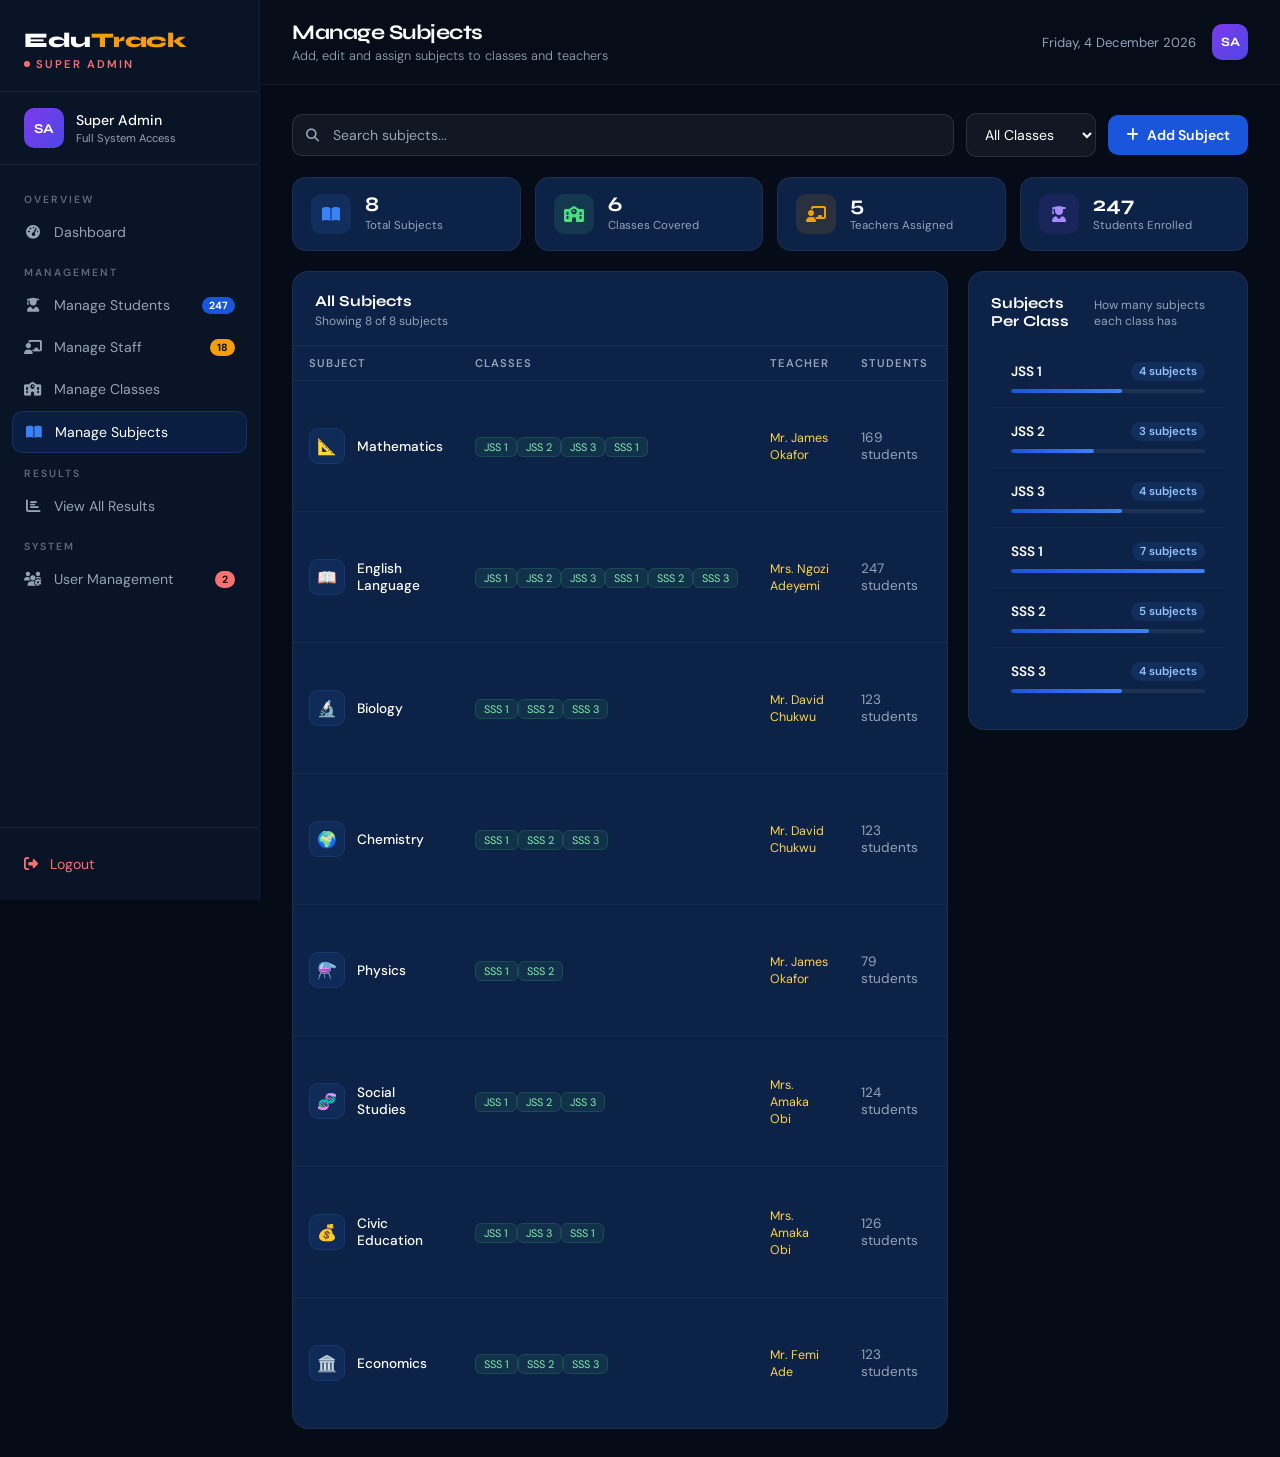
<file: PAGES/superadmin-manage-subjects.html>
<!DOCTYPE html>
<html lang="en">
<head>
  <meta charset="UTF-8" />
  <meta name="viewport" content="width=device-width, initial-scale=1.0" />
  <title>EduTrack — Manage Subjects</title>
  <link href="https://fonts.googleapis.com/css2?family=Syne:wght@400;600;700;800&family=DM+Sans:wght@300;400;500&display=swap" rel="stylesheet" />
  <link rel="stylesheet" href="https://cdnjs.cloudflare.com/ajax/libs/font-awesome/6.5.0/css/all.min.css" />
  <link rel="stylesheet" href="../CSS/superadmin.css" />
</head>
<body>

  <!-- SIDEBAR -->
  <aside class="sidebar">

    <div class="sidebar-logo">
      <div class="logo-text">Edu<span>Track</span></div>
      <div class="logo-role">
        <span class="role-dot"></span>
        Super Admin
      </div>
    </div>

    <div class="sidebar-profile">
      <div class="profile-avatar">SA</div>
      <div class="profile-info">
        <div class="profile-name">Super Admin</div>
        <div class="profile-role">Full System Access</div>
      </div>
    </div>

    <nav class="sidebar-nav">

      <p class="nav-section-label">Overview</p>

      <a href="superadmin-dashboard.html" class="nav-item">
        <span class="nav-icon"><i class="fa-solid fa-gauge-high"></i></span>
        <span>Dashboard</span>
      </a>

      <p class="nav-section-label">Management</p>

      <a href="superadmin-manage-students.html" class="nav-item">
        <span class="nav-icon"><i class="fa-solid fa-user-graduate"></i></span>
        <span>Manage Students</span>
        <span class="nav-badge">247</span>
      </a>

      <a href="superadmin-manage-staff.html" class="nav-item">
        <span class="nav-icon"><i class="fa-solid fa-chalkboard-user"></i></span>
        <span>Manage Staff</span>
        <span class="nav-badge gold">18</span>
      </a>

      <a href="superadmin-manage-classes.html" class="nav-item">
        <span class="nav-icon"><i class="fa-solid fa-school"></i></span>
        <span>Manage Classes</span>
      </a>

      <a href="superadmin-manage-subjects.html" class="nav-item active">
        <span class="nav-icon"><i class="fa-solid fa-book-open"></i></span>
        <span>Manage Subjects</span>
      </a>

      <p class="nav-section-label">Results</p>

      <a href="superadmin-view-results.html" class="nav-item">
        <span class="nav-icon"><i class="fa-solid fa-chart-bar"></i></span>
        <span>View All Results</span>
      </a>

      <p class="nav-section-label">System</p>

      <a href="superadmin-user-management.html" class="nav-item">
        <span class="nav-icon"><i class="fa-solid fa-users-gear"></i></span>
        <span>User Management</span>
        <span class="nav-badge red">2</span>
      </a>

    </nav>

    <div class="sidebar-footer">
      <a href="../index.html" class="logout-btn">
        <i class="fa-solid fa-right-from-bracket"></i>
        <span>Logout</span>
      </a>
    </div>

  </aside>

  <!-- MAIN CONTENT -->
  <main class="main">

    <!-- TOPBAR -->
    <div class="topbar">
      <div class="topbar-left">
        <h1>Manage Subjects</h1>
        <p>Add, edit and assign subjects to classes and teachers</p>
      </div>
      <div class="topbar-right">
        <div class="topbar-date" id="current-date"></div>
        <div class="topbar-avatar">SA</div>
      </div>
    </div>

    <!-- PAGE CONTENT -->
    <div class="page-content">

      <!-- TOOLBAR -->
      <div class="toolbar">
        <div class="search-wrap">
          <i class="fa-solid fa-magnifying-glass search-icon-fa"></i>
          <input
            type="text"
            class="search-input"
            placeholder="Search subjects..."
            oninput="filterSubjects(this.value)"
          />
        </div>
        <select class="filter-select" onchange="filterClass(this.value)">
          <option value="">All Classes</option>
          <option>JSS 1</option>
          <option>JSS 2</option>
          <option>JSS 3</option>
          <option>SSS 1</option>
          <option>SSS 2</option>
          <option>SSS 3</option>
        </select>
        <button class="btn-add-student" onclick="openModal()">
          <i class="fa-solid fa-plus"></i>
          Add Subject
        </button>
      </div>

      <!-- MINI STATS -->
      <div class="mini-stats">

        <div class="mini-stat">
          <div class="mini-stat-icon blue">
            <i class="fa-solid fa-book-open"></i>
          </div>
          <div>
            <div class="mini-stat-num" id="stat-total">8</div>
            <div class="mini-stat-lbl">Total Subjects</div>
          </div>
        </div>

        <div class="mini-stat">
          <div class="mini-stat-icon green">
            <i class="fa-solid fa-school"></i>
          </div>
          <div>
            <div class="mini-stat-num">6</div>
            <div class="mini-stat-lbl">Classes Covered</div>
          </div>
        </div>

        <div class="mini-stat">
          <div class="mini-stat-icon gold">
            <i class="fa-solid fa-chalkboard-user"></i>
          </div>
          <div>
            <div class="mini-stat-num">5</div>
            <div class="mini-stat-lbl">Teachers Assigned</div>
          </div>
        </div>

        <div class="mini-stat">
          <div class="mini-stat-icon purple">
            <i class="fa-solid fa-user-graduate"></i>
          </div>
          <div>
            <div class="mini-stat-num">247</div>
            <div class="mini-stat-lbl">Students Enrolled</div>
          </div>
        </div>

      </div>

      <!-- MAIN GRID -->
      <div class="subjects-main-grid">

        <!-- SUBJECTS TABLE -->
        <div class="table-card">

          <div class="table-header">
            <div>
              <div class="table-title">All Subjects</div>
              <div class="table-count" id="table-count">Showing 8 of 8 subjects</div>
            </div>
          </div>

          <div class="table-wrap">
            <table class="data-table">
              <thead>
                <tr>
                  <th>Subject</th>
                  <th>Classes</th>
                  <th>Teacher</th>
                  <th>Students</th>
                  <th>Actions</th>
                </tr>
              </thead>
              <tbody id="subject-tbody">
              </tbody>
            </table>
          </div>

        </div>

        <!-- RIGHT PANEL -->
        <div class="subjects-right-panel">

          <div class="section-card">
            <div class="section-header">
              <div class="section-title">Subjects Per Class</div>
              <div class="section-subtitle">How many subjects each class has</div>
            </div>
            <div id="class-breakdown">
            </div>
          </div>

        </div>

      </div>

    </div>

  </main>

  <!-- ADD SUBJECT MODAL -->
  <div class="modal-overlay" id="modal-overlay">
    <div class="modal">

      <div class="modal-header">
        <div>
          <div class="modal-title">Add New Subject</div>
          <div class="modal-sub">Fill in the subject details below</div>
        </div>
        <button class="modal-close" id="modal-close-btn">
          <i class="fa-solid fa-xmark"></i>
        </button>
      </div>

      <div class="form-group">
        <label class="form-label">Subject Name</label>
        <input type="text" class="form-input" id="subject-name" placeholder="e.g. Mathematics" />
      </div>

      <div class="form-group">
        <label class="form-label">Assign to Classes</label>
        <div class="checkbox-group" id="class-checkboxes">
          <div class="checkbox-item" data-class="JSS 1" onclick="toggleCheck(this)">
            <div class="check-box"><i class="fa-solid fa-check" style="font-size:9px;"></i></div>
            <span class="check-label">JSS 1</span>
          </div>
          <div class="checkbox-item" data-class="JSS 2" onclick="toggleCheck(this)">
            <div class="check-box"><i class="fa-solid fa-check" style="font-size:9px;"></i></div>
            <span class="check-label">JSS 2</span>
          </div>
          <div class="checkbox-item" data-class="JSS 3" onclick="toggleCheck(this)">
            <div class="check-box"><i class="fa-solid fa-check" style="font-size:9px;"></i></div>
            <span class="check-label">JSS 3</span>
          </div>
          <div class="checkbox-item" data-class="SSS 1" onclick="toggleCheck(this)">
            <div class="check-box"><i class="fa-solid fa-check" style="font-size:9px;"></i></div>
            <span class="check-label">SSS 1</span>
          </div>
          <div class="checkbox-item" data-class="SSS 2" onclick="toggleCheck(this)">
            <div class="check-box"><i class="fa-solid fa-check" style="font-size:9px;"></i></div>
            <span class="check-label">SSS 2</span>
          </div>
          <div class="checkbox-item" data-class="SSS 3" onclick="toggleCheck(this)">
            <div class="check-box"><i class="fa-solid fa-check" style="font-size:9px;"></i></div>
            <span class="check-label">SSS 3</span>
          </div>
        </div>
      </div>

      <div class="form-group">
        <label class="form-label">Assign Teacher</label>
        <select class="form-select" id="subject-teacher">
          <option value="">Select Teacher</option>
          <option>Mr. James Okafor</option>
          <option>Mrs. Ngozi Adeyemi</option>
          <option>Mr. David Chukwu</option>
          <option>Mrs. Amaka Obi</option>
          <option>Mr. Femi Ade</option>
        </select>
      </div>

      <div class="modal-actions">
        <button class="btn-cancel" id="modal-cancel-btn">Cancel</button>
        <button class="btn-save" id="save-subject-btn">
          <i class="fa-solid fa-check"></i>
          Save Subject
        </button>
      </div>

    </div>
  </div>

  <script src="../JS/superadmin.js"></script>
  <script src="../JS/subjects.js"></script>
</body>
</html>
</file>
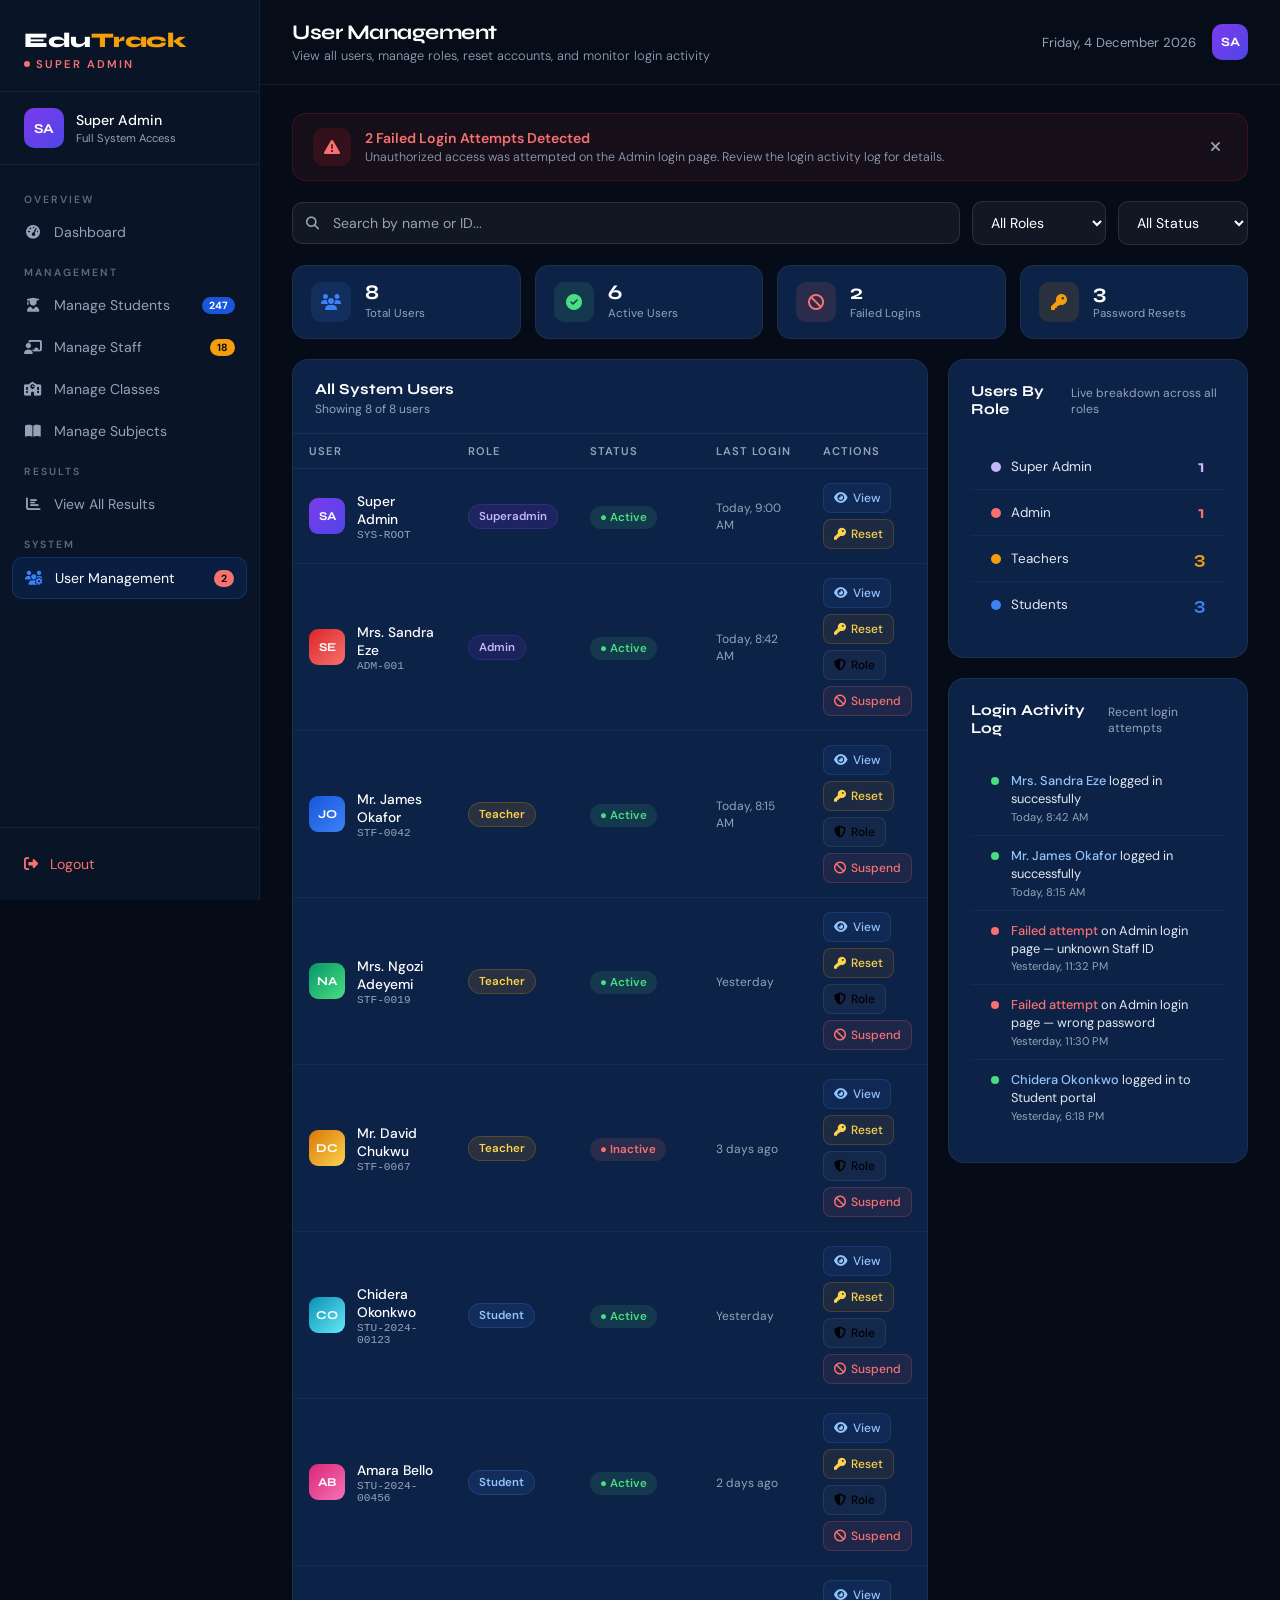
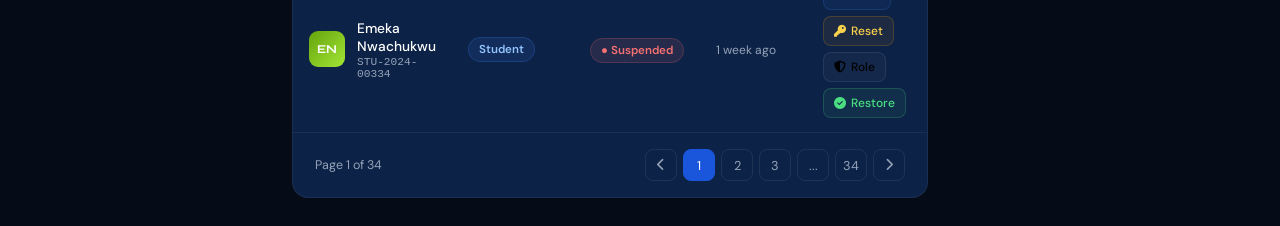
<file: PAGES/superadmin-user-management.html>
<!DOCTYPE html>
<html lang="en">
<head>
  <meta charset="UTF-8" />
  <meta name="viewport" content="width=device-width, initial-scale=1.0" />
  <title>EduTrack — User Management</title>
  <link href="https://fonts.googleapis.com/css2?family=Syne:wght@400;600;700;800&family=DM+Sans:wght@300;400;500&display=swap" rel="stylesheet" />
  <link rel="stylesheet" href="https://cdnjs.cloudflare.com/ajax/libs/font-awesome/6.5.0/css/all.min.css" />
  <link rel="stylesheet" href="../CSS/superadmin.css" />
</head>
<body>

  <!-- SIDEBAR -->
  <aside class="sidebar">

    <div class="sidebar-logo">
      <div class="logo-text">Edu<span>Track</span></div>
      <div class="logo-role">
        <span class="role-dot"></span>
        Super Admin
      </div>
    </div>

    <div class="sidebar-profile">
      <div class="profile-avatar">SA</div>
      <div class="profile-info">
        <div class="profile-name">Super Admin</div>
        <div class="profile-role">Full System Access</div>
      </div>
    </div>

    <nav class="sidebar-nav">

      <p class="nav-section-label">Overview</p>

      <a href="superadmin-dashboard.html" class="nav-item">
        <span class="nav-icon"><i class="fa-solid fa-gauge-high"></i></span>
        <span>Dashboard</span>
      </a>

      <p class="nav-section-label">Management</p>

      <a href="superadmin-manage-students.html" class="nav-item">
        <span class="nav-icon"><i class="fa-solid fa-user-graduate"></i></span>
        <span>Manage Students</span>
        <span class="nav-badge">247</span>
      </a>

      <a href="superadmin-manage-staff.html" class="nav-item">
        <span class="nav-icon"><i class="fa-solid fa-chalkboard-user"></i></span>
        <span>Manage Staff</span>
        <span class="nav-badge gold">18</span>
      </a>

      <a href="superadmin-manage-classes.html" class="nav-item">
        <span class="nav-icon"><i class="fa-solid fa-school"></i></span>
        <span>Manage Classes</span>
      </a>

      <a href="superadmin-manage-subjects.html" class="nav-item">
        <span class="nav-icon"><i class="fa-solid fa-book-open"></i></span>
        <span>Manage Subjects</span>
      </a>

      <p class="nav-section-label">Results</p>

      <a href="superadmin-view-results.html" class="nav-item">
        <span class="nav-icon"><i class="fa-solid fa-chart-bar"></i></span>
        <span>View All Results</span>
      </a>

      <p class="nav-section-label">System</p>

      <a href="superadmin-user-management.html" class="nav-item active">
        <span class="nav-icon"><i class="fa-solid fa-users-gear"></i></span>
        <span>User Management</span>
        <span class="nav-badge red" id="badge-failed">2</span>
      </a>

    </nav>

    <div class="sidebar-footer">
      <a href="../index.html" class="logout-btn">
        <i class="fa-solid fa-right-from-bracket"></i>
        <span>Logout</span>
      </a>
    </div>

  </aside>

  <!-- MAIN CONTENT -->
  <main class="main">

    <!-- TOPBAR -->
    <div class="topbar">
      <div class="topbar-left">
        <h1>User Management</h1>
        <p>View all users, manage roles, reset accounts, and monitor login activity</p>
      </div>
      <div class="topbar-right">
        <div class="topbar-date" id="current-date"></div>
        <div class="topbar-avatar">SA</div>
      </div>
    </div>

    <!-- PAGE CONTENT -->
    <div class="page-content">

      <!-- SECURITY ALERT -->
      <div class="security-alert" id="security-alert">
        <div class="alert-icon">
          <i class="fa-solid fa-triangle-exclamation"></i>
        </div>
        <div>
          <div class="alert-title">2 Failed Login Attempts Detected</div>
          <div class="alert-text">Unauthorized access was attempted on the Admin login page. Review the login activity log for details.</div>
        </div>
        <button class="alert-dismiss" onclick="document.getElementById('security-alert').style.display='none'">
          <i class="fa-solid fa-xmark"></i>
        </button>
      </div>

      <!-- TOOLBAR -->
      <div class="toolbar">
        <div class="search-wrap">
          <i class="fa-solid fa-magnifying-glass search-icon-fa"></i>
          <input
            type="text"
            class="search-input"
            placeholder="Search by name or ID..."
            oninput="filterUsers(this.value)"
          />
        </div>
        <select class="filter-select" onchange="filterByRole(this.value)">
          <option value="">All Roles</option>
          <option value="superadmin">Super Admin</option>
          <option value="admin">Admin</option>
          <option value="teacher">Teacher</option>
          <option value="student">Student</option>
        </select>
        <select class="filter-select" onchange="filterByStatus(this.value)">
          <option value="">All Status</option>
          <option value="active">Active</option>
          <option value="inactive">Inactive</option>
          <option value="suspended">Suspended</option>
        </select>
      </div>

      <!-- MINI STATS -->
      <div class="mini-stats">

        <div class="mini-stat">
          <div class="mini-stat-icon blue">
            <i class="fa-solid fa-users"></i>
          </div>
          <div>
            <div class="mini-stat-num" id="stat-total">267</div>
            <div class="mini-stat-lbl">Total Users</div>
          </div>
        </div>

        <div class="mini-stat">
          <div class="mini-stat-icon green">
            <i class="fa-solid fa-circle-check"></i>
          </div>
          <div>
            <div class="mini-stat-num" id="stat-active">258</div>
            <div class="mini-stat-lbl">Active Users</div>
          </div>
        </div>

        <div class="mini-stat">
          <div class="mini-stat-icon red">
            <i class="fa-solid fa-ban"></i>
          </div>
          <div>
            <div class="mini-stat-num" id="stat-failed">2</div>
            <div class="mini-stat-lbl">Failed Logins</div>
          </div>
        </div>

        <div class="mini-stat">
          <div class="mini-stat-icon gold">
            <i class="fa-solid fa-key"></i>
          </div>
          <div>
            <div class="mini-stat-num" id="stat-resets">3</div>
            <div class="mini-stat-lbl">Password Resets</div>
          </div>
        </div>

      </div>

      <!-- MAIN LAYOUT -->
      <div class="main-layout">

        <!-- USERS TABLE -->
        <div class="table-card">

          <div class="table-header">
            <div>
              <div class="table-title">All System Users</div>
              <div class="table-count" id="user-count">Showing 8 of 267 users</div>
            </div>
          </div>

          <div class="table-wrap">
            <table class="data-table">
              <thead>
                <tr>
                  <th>User</th>
                  <th>Role</th>
                  <th>Status</th>
                  <th>Last Login</th>
                  <th>Actions</th>
                </tr>
              </thead>
              <tbody id="users-tbody"></tbody>
            </table>
          </div>

          <div class="pagination">
            <span class="pagination-info">Page 1 of 34</span>
            <div class="pagination-btns">
              <button class="page-btn"><i class="fa-solid fa-chevron-left"></i></button>
              <button class="page-btn active">1</button>
              <button class="page-btn">2</button>
              <button class="page-btn">3</button>
              <button class="page-btn">...</button>
              <button class="page-btn">34</button>
              <button class="page-btn"><i class="fa-solid fa-chevron-right"></i></button>
            </div>
          </div>

        </div>

        <!-- RIGHT PANEL -->
        <div class="right-panel">

          <!-- ROLE SUMMARY -->
          <div class="section-card">
            <div class="section-header">
              <div class="section-title">Users By Role</div>
              <div class="section-subtitle">Live breakdown across all roles</div>
            </div>
            <div class="role-summary-list" id="role-summary">
            </div>
          </div>

          <!-- LOGIN ACTIVITY LOG -->
          <div class="section-card">
            <div class="section-header">
              <div class="section-title">Login Activity Log</div>
              <div class="section-subtitle">Recent login attempts</div>
            </div>
            <div class="login-log" id="login-log">
            </div>
          </div>

        </div>

      </div>

    </div>

  </main>

  <!-- CHANGE ROLE MODAL -->
  <div class="modal-overlay" id="modal-overlay">
    <div class="modal">

      <div class="modal-header">
        <div>
          <div class="modal-title">Change User Role</div>
          <div class="modal-sub">Update the role for this user account</div>
        </div>
        <button class="modal-close" id="modal-close-btn">
          <i class="fa-solid fa-xmark"></i>
        </button>
      </div>

      <div class="form-group">
        <label class="form-label">User</label>
        <div id="modal-user-display" style="
          padding:11px 16px; background:rgba(255,255,255,0.04);
          border:1px solid rgba(255,255,255,0.08); border-radius:10px;
          font-size:0.9rem; color:#94a3b8;
        ">—</div>
      </div>

      <div class="form-group">
        <label class="form-label">Current Role</label>
        <div id="current-role-display" style="
          padding:11px 16px; background:rgba(255,255,255,0.04);
          border:1px solid rgba(255,255,255,0.08); border-radius:10px;
          font-size:0.9rem; color:#94a3b8;
        ">—</div>
      </div>

      <div class="form-group">
        <label class="form-label">Change Role To</label>
        <select class="form-select" id="new-role-select">
          <option value="">Select New Role</option>
          <option value="admin">Admin</option>
          <option value="teacher">Teacher</option>
          <option value="student">Student</option>
        </select>
      </div>

      <div class="modal-actions">
        <button class="btn-cancel" id="modal-cancel-btn">Cancel</button>
        <button class="btn-save" id="save-role-btn">
          <i class="fa-solid fa-check"></i>
          Update Role
        </button>
      </div>

    </div>
  </div>

  <script src="../JS/superadmin.js"></script>
  <script src="../JS/users.js"></script>
</body>
</html>
</file>
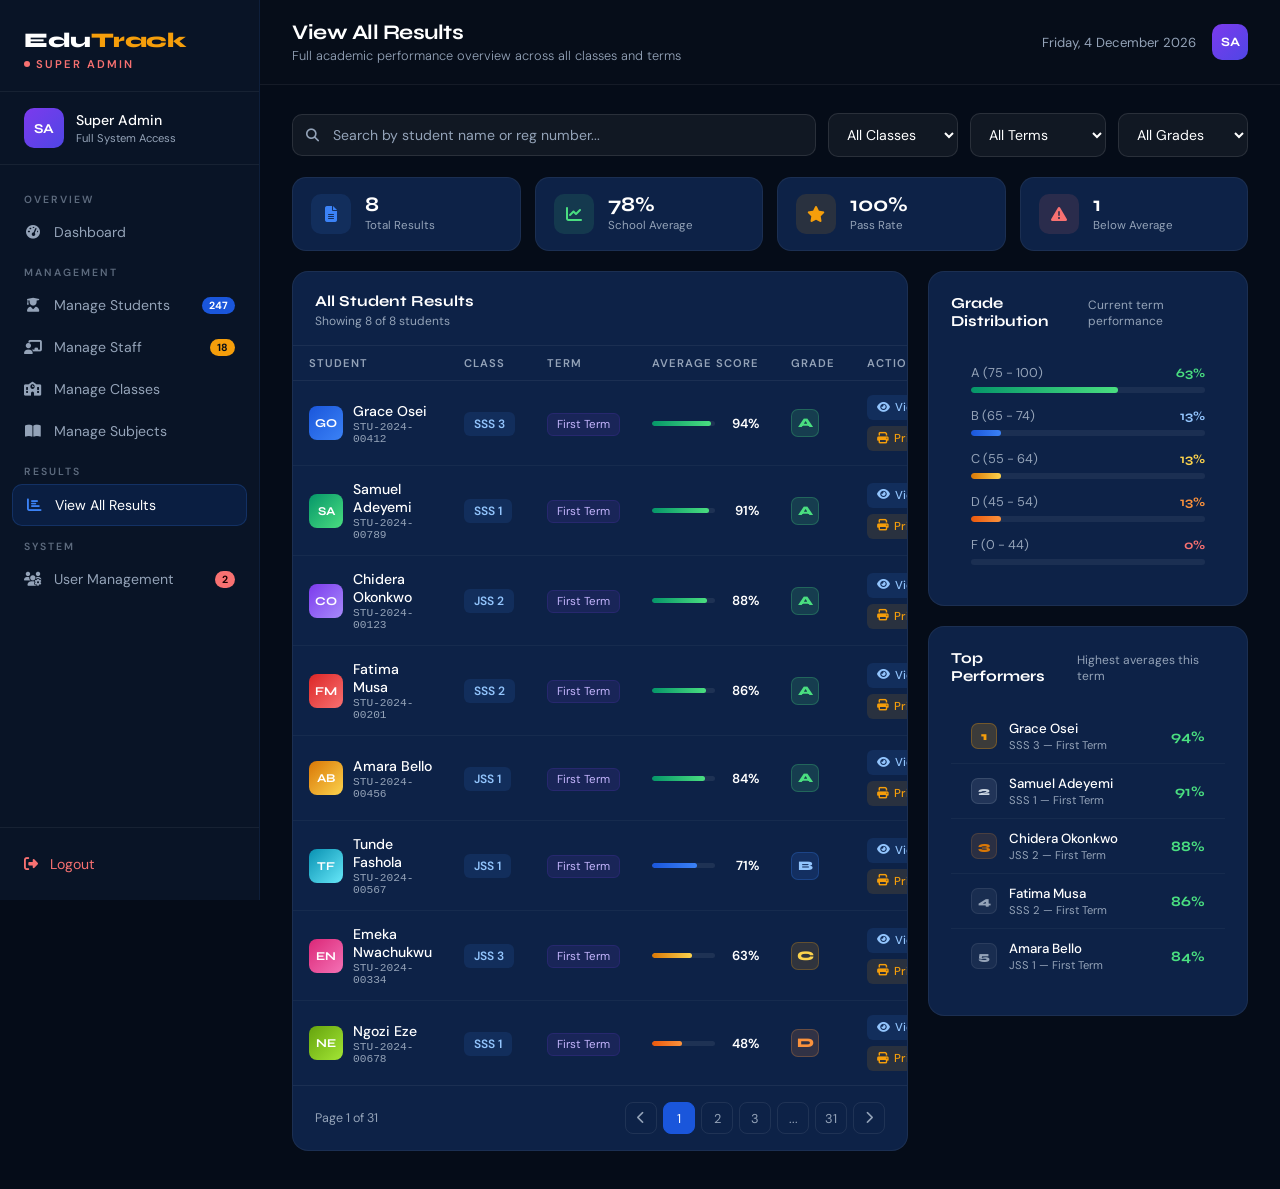
<file: PAGES/superadmin-view-results.html>
<!DOCTYPE html>
<html lang="en">
<head>
  <meta charset="UTF-8" />
  <meta name="viewport" content="width=device-width, initial-scale=1.0" />
  <title>EduTrack — View All Results</title>
  <link href="https://fonts.googleapis.com/css2?family=Syne:wght@400;600;700;800&family=DM+Sans:wght@300;400;500&display=swap" rel="stylesheet" />
  <link rel="stylesheet" href="https://cdnjs.cloudflare.com/ajax/libs/font-awesome/6.5.0/css/all.min.css" />
  <link rel="stylesheet" href="../CSS/superadmin.css" />
</head>
<body>

  <!-- SIDEBAR -->
  <aside class="sidebar">

    <div class="sidebar-logo">
      <div class="logo-text">Edu<span>Track</span></div>
      <div class="logo-role">
        <span class="role-dot"></span>
        Super Admin
      </div>
    </div>

    <div class="sidebar-profile">
      <div class="profile-avatar">SA</div>
      <div class="profile-info">
        <div class="profile-name">Super Admin</div>
        <div class="profile-role">Full System Access</div>
      </div>
    </div>

    <nav class="sidebar-nav">

      <p class="nav-section-label">Overview</p>

      <a href="superadmin-dashboard.html" class="nav-item">
        <span class="nav-icon"><i class="fa-solid fa-gauge-high"></i></span>
        <span>Dashboard</span>
      </a>

      <p class="nav-section-label">Management</p>

      <a href="superadmin-manage-students.html" class="nav-item">
        <span class="nav-icon"><i class="fa-solid fa-user-graduate"></i></span>
        <span>Manage Students</span>
        <span class="nav-badge">247</span>
      </a>

      <a href="superadmin-manage-staff.html" class="nav-item">
        <span class="nav-icon"><i class="fa-solid fa-chalkboard-user"></i></span>
        <span>Manage Staff</span>
        <span class="nav-badge gold">18</span>
      </a>

      <a href="superadmin-manage-classes.html" class="nav-item">
        <span class="nav-icon"><i class="fa-solid fa-school"></i></span>
        <span>Manage Classes</span>
      </a>

      <a href="superadmin-manage-subjects.html" class="nav-item">
        <span class="nav-icon"><i class="fa-solid fa-book-open"></i></span>
        <span>Manage Subjects</span>
      </a>

      <p class="nav-section-label">Results</p>

      <a href="superadmin-view-results.html" class="nav-item active">
        <span class="nav-icon"><i class="fa-solid fa-chart-bar"></i></span>
        <span>View All Results</span>
      </a>

      <p class="nav-section-label">System</p>

      <a href="superadmin-user-management.html" class="nav-item">
        <span class="nav-icon"><i class="fa-solid fa-users-gear"></i></span>
        <span>User Management</span>
        <span class="nav-badge red">2</span>
      </a>

    </nav>

    <div class="sidebar-footer">
      <a href="../index.html" class="logout-btn">
        <i class="fa-solid fa-right-from-bracket"></i>
        <span>Logout</span>
      </a>
    </div>

  </aside>

  <!-- MAIN CONTENT -->
  <main class="main">

    <!-- TOPBAR -->
    <div class="topbar">
      <div class="topbar-left">
        <h1>View All Results</h1>
        <p>Full academic performance overview across all classes and terms</p>
      </div>
      <div class="topbar-right">
        <div class="topbar-date" id="current-date"></div>
        <div class="topbar-avatar">SA</div>
      </div>
    </div>

    <!-- PAGE CONTENT -->
    <div class="page-content">

      <!-- TOOLBAR -->
      <div class="toolbar">
        <div class="search-wrap">
          <i class="fa-solid fa-magnifying-glass search-icon-fa"></i>
          <input
            type="text"
            class="search-input"
            placeholder="Search by student name or reg number..."
            oninput="filterResults(this.value)"
          />
        </div>
        <select class="filter-select" onchange="filterByClass(this.value)">
          <option value="">All Classes</option>
          <option>JSS 1</option>
          <option>JSS 2</option>
          <option>JSS 3</option>
          <option>SSS 1</option>
          <option>SSS 2</option>
          <option>SSS 3</option>
        </select>
        <select class="filter-select" onchange="filterByTerm(this.value)">
          <option value="">All Terms</option>
          <option>First Term</option>
          <option>Second Term</option>
          <option>Third Term</option>
        </select>
        <select class="filter-select" onchange="filterByGrade(this.value)">
          <option value="">All Grades</option>
          <option>A</option>
          <option>B</option>
          <option>C</option>
          <option>D</option>
          <option>F</option>
        </select>
      </div>

      <!-- MINI STATS -->
      <div class="mini-stats">

        <div class="mini-stat">
          <div class="mini-stat-icon blue">
            <i class="fa-solid fa-file-lines"></i>
          </div>
          <div>
            <div class="mini-stat-num" id="stat-total">0</div>
            <div class="mini-stat-lbl">Total Results</div>
          </div>
        </div>

        <div class="mini-stat">
          <div class="mini-stat-icon green">
            <i class="fa-solid fa-chart-line"></i>
          </div>
          <div>
            <div class="mini-stat-num" id="stat-avg">0%</div>
            <div class="mini-stat-lbl">School Average</div>
          </div>
        </div>

        <div class="mini-stat">
          <div class="mini-stat-icon gold">
            <i class="fa-solid fa-star"></i>
          </div>
          <div>
            <div class="mini-stat-num" id="stat-pass">0%</div>
            <div class="mini-stat-lbl">Pass Rate</div>
          </div>
        </div>

        <div class="mini-stat">
          <div class="mini-stat-icon red">
            <i class="fa-solid fa-triangle-exclamation"></i>
          </div>
          <div>
            <div class="mini-stat-num" id="stat-below">0</div>
            <div class="mini-stat-lbl">Below Average</div>
          </div>
        </div>

      </div>

      <!-- RESULTS LAYOUT -->
      <div class="results-layout">

        <!-- RESULTS TABLE -->
        <div class="table-card">

          <div class="table-header">
            <div>
              <div class="table-title">All Student Results</div>
              <div class="table-count" id="table-count">Showing 8 of 8 students</div>
            </div>
          </div>

          <div class="table-wrap">
            <table class="data-table">
              <thead>
                <tr>
                  <th>Student</th>
                  <th>Class</th>
                  <th>Term</th>
                  <th>Average Score</th>
                  <th>Grade</th>
                  <th>Actions</th>
                </tr>
              </thead>
              <tbody id="results-tbody">
              </tbody>
            </table>
          </div>

          <div class="pagination">
            <span class="pagination-info">Page 1 of 31</span>
            <div class="pagination-btns">
              <button class="page-btn"><i class="fa-solid fa-chevron-left"></i></button>
              <button class="page-btn active">1</button>
              <button class="page-btn">2</button>
              <button class="page-btn">3</button>
              <button class="page-btn">...</button>
              <button class="page-btn">31</button>
              <button class="page-btn"><i class="fa-solid fa-chevron-right"></i></button>
            </div>
          </div>

        </div>

        <!-- RIGHT PANEL -->
        <div class="right-panel">

          <!-- GRADE DISTRIBUTION -->
          <div class="section-card">
            <div class="section-header">
              <div class="section-title">Grade Distribution</div>
              <div class="section-subtitle">Current term performance</div>
            </div>
            <div class="perf-list" id="grade-distribution">
            </div>
          </div>

          <!-- TOP PERFORMERS -->
          <div class="section-card">
            <div class="section-header">
              <div class="section-title">Top Performers</div>
              <div class="section-subtitle">Highest averages this term</div>
            </div>
            <div class="top-list" id="top-performers">
            </div>
          </div>

        </div>

      </div>

    </div>

  </main>

  <script src="../JS/superadmin.js"></script>
  <script src="../JS/results.js"></script>
</body>
</html>
</file>
<file: CSS/style.css>
/* ===== RESET ===== */
* {
  margin: 0;
  padding: 0;
  box-sizing: border-box;
}

html {
  scroll-behavior: smooth;
}

body {
  font-family: 'DM Sans', sans-serif;
  background-color: #0a1628;
  color: #ffffff;
  overflow-x: hidden;
}

/* ===== NAVIGATION ===== */
nav {
  position: fixed;
  top: 0;
  left: 0;
  width: 100%;
  z-index: 100;
  padding: 18px 40px;
  display: flex;
  justify-content: space-between;
  align-items: center;
  background: rgba(10, 22, 40, 0.9);
  backdrop-filter: blur(14px);
  border-bottom: 1px solid rgba(59, 130, 246, 0.12);
}

.nav-logo {
  font-family: 'Syne', sans-serif;
  font-weight: 800;
  font-size: 1.3rem;
  letter-spacing: -0.5px;
  text-decoration: none;
  color: #ffffff;
}

.nav-logo span {
  color: #f59e0b;
}

.nav-access-btn {
  background-color: #1a56db;
  color: #ffffff;
  padding: 10px 24px;
  border-radius: 8px;
  font-weight: 500;
  font-size: 0.9rem;
  text-decoration: none;
  transition: all 0.25s;
}

.nav-access-btn:hover {
  background-color: #3b82f6;
  transform: translateY(-1px);
  box-shadow: 0 6px 20px rgba(26, 86, 219, 0.4);
}

/* ===== ORBS ===== */
.orb {
  position: absolute;
  border-radius: 50%;
  filter: blur(80px);
  pointer-events: none;
  z-index: 0;
}

.orb-1 {
  width: 500px;
  height: 500px;
  background: radial-gradient(circle, rgba(26, 86, 219, 0.3) 0%, transparent 70%);
  top: -80px;
  right: -80px;
  animation: float1 8s ease-in-out infinite;
}

.orb-2 {
  width: 350px;
  height: 350px;
  background: radial-gradient(circle, rgba(245, 158, 11, 0.18) 0%, transparent 70%);
  bottom: 60px;
  left: 10%;
  animation: float2 11s ease-in-out infinite;
}

@keyframes float1 {
  0%, 100% {
    transform: translateY(0) scale(1);
  }
  50% {
    transform: translateY(-28px) scale(1.04);
  }
}

@keyframes float2 {
  0%, 100% {
    transform: translateY(0) translateX(0);
  }
  50% {
    transform: translateY(-18px) translateX(18px);
  }
}

/* ===== HERO SECTION ===== */
.hero {
  position: relative;
  min-height: 100vh;
  padding: 110px 40px 40px;
  display: flex;
  align-items: center;
  overflow: hidden;
}

.hero-inner {
  position: relative;
  z-index: 2;
  display: grid;
  grid-template-columns: 1fr 1fr;
  gap: 60px;
  align-items: center;
  max-width: 1200px;
  margin: 0 auto;
  width: 100%;
}

.hero-content {
  animation: fadeUp 0.9s ease both;
}

.hero-visual {
  animation: fadeUp 1s 0.25s ease both;
}

@keyframes fadeUp {
  from {
    opacity: 0;
    transform: translateY(36px);
  }
  to {
    opacity: 1;
    transform: translateY(0);
  }
}

/* ===== HERO BADGE ===== */
.hero-badge {
  display: inline-flex;
  align-items: center;
  gap: 8px;
  background: rgba(26, 86, 219, 0.14);
  border: 1px solid rgba(59, 130, 246, 0.28);
  padding: 7px 15px;
  border-radius: 100px;
  font-size: 0.78rem;
  font-weight: 500;
  color: #93c5fd;
  margin-bottom: 26px;
  letter-spacing: 0.4px;
}

.hero-badge .dot {
  width: 7px;
  height: 7px;
  border-radius: 50%;
  background-color: #f59e0b;
  animation: pulse 2s ease infinite;
}

@keyframes pulse {
  0%, 100% {
    opacity: 1;
    transform: scale(1);
  }
  50% {
    opacity: 0.5;
    transform: scale(0.8);
  }
}

/* ===== HERO HEADING ===== */
.hero h1 {
  font-family: 'Syne', sans-serif;
  font-size: clamp(2.2rem, 4vw, 3.8rem);
  font-weight: 800;
  line-height: 1.1;
  letter-spacing: -1.5px;
  margin-bottom: 22px;
}

.hero h1 .highlight {
  background: linear-gradient(135deg, #3b82f6, #fcd34d);
  -webkit-background-clip: text;
  -webkit-text-fill-color: transparent;
  background-clip: text;
}

.hero p {
  font-size: 1rem;
  color: #94a3b8;
  line-height: 1.75;
  font-weight: 300;
  max-width: 460px;
}

/* ===== DASHBOARD PREVIEW CARD ===== */
.dashboard-preview {
  background: rgba(13, 34, 71, 0.75);
  border: 1px solid rgba(59, 130, 246, 0.2);
  border-radius: 20px;
  padding: 24px;
  width: 100%;
  max-width: 420px;
  margin-left: auto;
  box-shadow: 0 40px 80px rgba(0, 0, 0, 0.35);
}

.preview-header {
  display: flex;
  align-items: center;
  gap: 12px;
  margin-bottom: 20px;
  padding-bottom: 16px;
  border-bottom: 1px solid rgba(255, 255, 255, 0.07);
}

.preview-avatar {
  width: 38px;
  height: 38px;
  border-radius: 10px;
  background: linear-gradient(135deg, #1a56db, #3b82f6);
  display: flex;
  align-items: center;
  justify-content: center;
  font-family: 'Syne', sans-serif;
  font-weight: 700;
  font-size: 0.85rem;
  flex-shrink: 0;
}

.preview-name {
  font-size: 0.88rem;
  font-weight: 500;
}

.preview-role {
  font-size: 0.73rem;
  color: #94a3b8;
}

.preview-badge-active {
  margin-left: auto;
  background: rgba(34, 197, 94, 0.14);
  color: #4ade80;
  font-size: 0.68rem;
  padding: 4px 10px;
  border-radius: 100px;
  border: 1px solid rgba(34, 197, 94, 0.2);
  white-space: nowrap;
}

/* ===== PREVIEW STATS ===== */
.preview-stats {
  display: grid;
  grid-template-columns: 1fr 1fr 1fr;
  gap: 10px;
  margin-bottom: 18px;
}

.stat-card {
  background: rgba(255, 255, 255, 0.04);
  border: 1px solid rgba(255, 255, 255, 0.07);
  border-radius: 12px;
  padding: 12px 10px;
  text-align: center;
}

.stat-number {
  font-family: 'Syne', sans-serif;
  font-size: 1.3rem;
  font-weight: 700;
}

.stat-number.gold {
  color: #f59e0b;
}

.stat-number.blue {
  color: #3b82f6;
}

.stat-label {
  font-size: 0.66rem;
  color: #94a3b8;
  margin-top: 3px;
}

/* ===== SCORE BARS ===== */
.preview-result-row {
  display: flex;
  align-items: center;
  padding: 9px 0;
  border-bottom: 1px solid rgba(255, 255, 255, 0.05);
}

.preview-result-row:last-child {
  border-bottom: none;
}

.subject-name {
  font-size: 0.8rem;
  color: #f0f6ff;
  width: 95px;
  flex-shrink: 0;
}

.score-bar-wrap {
  flex: 1;
  margin: 0 12px;
  height: 5px;
  background: rgba(255, 255, 255, 0.07);
  border-radius: 100px;
  overflow: hidden;
}

.score-bar {
  height: 100%;
  width: 0;
  border-radius: 100px;
  background: linear-gradient(90deg, #1a56db, #3b82f6);
  transition: width 1.2s ease;
}

.score-val {
  font-size: 0.8rem;
  font-weight: 600;
  width: 28px;
  text-align: right;
  flex-shrink: 0;
  color: #3b82f6;
}

.grade-badge {
  font-size: 0.68rem;
  font-weight: 700;
  padding: 3px 8px;
  border-radius: 6px;
  margin-left: 8px;
  flex-shrink: 0;
}

.grade-a {
  background: rgba(34, 197, 94, 0.15);
  color: #4ade80;
}

.grade-b {
  background: rgba(59, 130, 246, 0.15);
  color: #93c5fd;
}

.grade-c {
  background: rgba(245, 158, 11, 0.15);
  color: #fcd34d;
}

/* ===== ACCESS SECTION ===== */
.access-section {
  position: relative;
  z-index: 2;
  padding: 100px 40px;
  text-align: center;
}

.section-label {
  font-size: 0.78rem;
  font-weight: 600;
  letter-spacing: 2px;
  text-transform: uppercase;
  color: #f59e0b;
  margin-bottom: 14px;
}

.section-title {
  font-family: 'Syne', sans-serif;
  font-size: clamp(1.8rem, 3vw, 2.8rem);
  font-weight: 800;
  letter-spacing: -1px;
  margin-bottom: 14px;
}

.section-sub {
  font-size: 1rem;
  color: #94a3b8;
  max-width: 480px;
  margin: 0 auto;
  line-height: 1.7;
}

.divider {
  width: 48px;
  height: 3px;
  background: linear-gradient(90deg, #1a56db, #f59e0b);
  border-radius: 100px;
  margin: 28px auto 56px;
}

/* ===== ROLE CARDS ===== */
.role-cards {
  display: flex;
  justify-content: center;
  gap: 28px;
  flex-wrap: wrap;
}

.role-card {
  background: rgba(13, 34, 71, 0.6);
  border: 1px solid rgba(59, 130, 246, 0.15);
  border-radius: 20px;
  padding: 36px 32px 32px;
  width: 300px;
  text-align: left;
  transition: all 0.3s ease;
}

.role-card:hover {
  transform: translateY(-4px);
  border-color: rgba(59, 130, 246, 0.35);
  box-shadow: 0 20px 50px rgba(0, 0, 0, 0.3);
}

.card-icon {
  font-size: 2.2rem;
  margin-bottom: 18px;
  display: block;
  line-height: 1;
}

.card-title {
  font-family: 'Syne', sans-serif;
  font-size: 1.15rem;
  font-weight: 700;
  margin-bottom: 10px;
}

.card-desc {
  font-size: 0.88rem;
  color: #94a3b8;
  line-height: 1.65;
  margin-bottom: 24px;
}

.card-actions {
  display: flex;
  flex-direction: column;
  gap: 10px;
}

.btn-card-primary {
  display: flex;
  align-items: center;
  justify-content: center;
  gap: 8px;
  background-color: #1a56db;
  color: #ffffff;
  padding: 12px 20px;
  border-radius: 10px;
  text-decoration: none;
  font-size: 0.88rem;
  font-weight: 500;
  transition: all 0.25s;
}

.btn-card-primary:hover {
  background-color: #3b82f6;
  transform: translateY(-1px);
}

.btn-card-primary.gold-btn {
  background-color: #f59e0b;
  color: #0a1628;
}

.btn-card-primary.gold-btn:hover {
  background-color: #fcd34d;
  box-shadow: 0 6px 20px rgba(245, 158, 11, 0.35);
}

.btn-card-secondary {
  display: flex;
  align-items: center;
  justify-content: center;
  gap: 8px;
  background: transparent;
  color: #94a3b8;
  padding: 11px 20px;
  border-radius: 10px;
  text-decoration: none;
  font-size: 0.88rem;
  font-weight: 400;
  transition: all 0.25s;
  border: 1px solid rgba(255, 255, 255, 0.1);
}

.btn-card-secondary:hover {
  color: #ffffff;
  border-color: rgba(255, 255, 255, 0.25);
  background: rgba(255, 255, 255, 0.05);
}

/* ===== SCROLL REVEAL ===== */
.reveal {
  opacity: 0;
  transform: translateY(28px);
  transition: opacity 0.7s ease, transform 0.7s ease;
}

.reveal.visible {
  opacity: 1;
  transform: translateY(0);
}

/* ===== FOOTER ===== */
footer {
  position: relative;
  z-index: 2;
  padding: 32px 40px;
  display: flex;
  justify-content: space-between;
  align-items: center;
  border-top: 1px solid rgba(255, 255, 255, 0.06);
  flex-wrap: wrap;
  gap: 12px;
}

.footer-logo {
  font-family: 'Syne', sans-serif;
  font-weight: 700;
  font-size: 1.05rem;
  text-decoration: none;
  color: #ffffff;
}

.footer-logo span {
  color: #f59e0b;
}

.footer-text {
  font-size: 0.78rem;
  color: #94a3b8;
}

/* ===== RESPONSIVE TABLET ===== */
@media (max-width: 900px) {
  nav {
    padding: 16px 24px;
  }

  .hero {
    padding: 100px 24px 70px;
    min-height: auto;
  }

  .hero-inner {
    grid-template-columns: 1fr;
    gap: 48px;
    text-align: center;
  }

  .hero-badge {
    margin: 0 auto 26px;
  }

  .hero p {
    margin: 0 auto;
  }

  .dashboard-preview {
    max-width: 480px;
    margin: 0 auto;
  }

  .access-section {
    padding: 70px 24px;
  }

  footer {
    padding: 28px 24px;
  }
}

/* ===== RESPONSIVE MOBILE ===== */
@media (max-width: 580px) {
  nav {
    padding: 14px 16px;
  }

  .nav-logo {
    font-size: 1.1rem;
  }

  .nav-access-btn {
    padding: 8px 16px;
    font-size: 0.82rem;
  }

  .hero {
    padding: 88px 16px 60px;
  }

  .preview-stats {
    gap: 8px;
  }

  .stat-number {
    font-size: 1.1rem;
  }

  .subject-name {
    width: 78px;
    font-size: 0.75rem;
  }

  .access-section {
    padding: 60px 16px;
  }

  .role-cards {
    flex-direction: column;
    align-items: center;
  }

  .role-card {
    width: 100%;
    max-width: 360px;
    padding: 30px 24px 26px;
  }

  footer {
    flex-direction: column;
    text-align: center;
    padding: 24px 16px;
    gap: 8px;
  }
}

/* ===== RESPONSIVE LARGE SCREENS ===== */
@media (min-width: 1400px) {
  nav {
    padding: 20px 80px;
  }

  .hero {
    padding: 130px 80px 100px;
  }

  .hero-inner {
    max-width: 1300px;
  }

  .access-section {
    padding: 110px 80px;
  }

  footer {
    padding: 36px 80px;
  }
}
</file>
<file: CSS/superadmin.css>
/* ===== VARIABLES ===== */
:root {
  --blue-deep: #050c18;
  --blue-mid: #0d2247;
  --blue-bright: #1a56db;
  --blue-electric: #3b82f6;
  --blue-light: #93c5fd;
  --gold: #f59e0b;
  --gold-light: #fcd34d;
  --white: #ffffff;
  --text-muted: #94a3b8;
  --success: #4ade80;
  --red: #f87171;
  --sidebar-w: 260px;
}

/* ===== RESET ===== */
* {
  margin: 0;
  padding: 0;
  box-sizing: border-box;
}

html {
  scroll-behavior: smooth;
}

body {
  font-family: 'DM Sans', sans-serif;
  background: var(--blue-deep);
  color: var(--white);
  min-height: 100vh;
  display: flex;
  overflow-x: hidden;
}

/* ===== SIDEBAR ===== */
.sidebar {
  width: var(--sidebar-w);
  height: 100vh;
  background: rgba(10, 22, 40, 0.95);
  border-right: 1px solid rgba(59, 130, 246, 0.1);
  display: flex;
  flex-direction: column;
  position: fixed;
  left: 0;
  top: 0;
  z-index: 50;
  overflow-y: auto;
  scrollbar-width: thin;
  scrollbar-color: rgba(59, 130, 246, 0.3) transparent;
}

/* ===== SIDEBAR LOGO ===== */
.sidebar-logo {
  padding: 28px 24px 20px;
  border-bottom: 1px solid rgba(255, 255, 255, 0.06);
}

.logo-text {
  font-family: 'Syne', sans-serif;
  font-weight: 800;
  font-size: 1.3rem;
  letter-spacing: -0.5px;
  color: var(--white);
  text-decoration: none;
  display: block;
}

.logo-text span {
  color: var(--gold);
}

.logo-role {
  font-size: 0.7rem;
  color: var(--red);
  font-weight: 600;
  letter-spacing: 2px;
  text-transform: uppercase;
  margin-top: 4px;
  display: flex;
  align-items: center;
  gap: 6px;
}

.role-dot {
  width: 6px;
  height: 6px;
  border-radius: 50%;
  background: var(--red);
  animation: pulse 2s ease infinite;
}

@keyframes pulse {
  0%, 100% { opacity: 1; }
  50% { opacity: 0.3; }
}

/* ===== PREVENT LOGO OVERLAP WITH MOBILE TOGGLE BUTTON ===== */
@media (max-width: 768px) {
  .sidebar.open .sidebar-logo {
    padding-left: 64px;
  }
}

/* ===== SIDEBAR PROFILE ===== */
.sidebar-profile {
  padding: 16px 24px;
  display: flex;
  align-items: center;
  gap: 12px;
  border-bottom: 1px solid rgba(255, 255, 255, 0.06);
  margin-bottom: 8px;
}

.profile-avatar {
  width: 40px;
  height: 40px;
  border-radius: 10px;
  background: linear-gradient(135deg, #7c3aed, #4f46e5);
  display: flex;
  align-items: center;
  justify-content: center;
  font-family: 'Syne', sans-serif;
  font-weight: 700;
  font-size: 0.85rem;
  flex-shrink: 0;
  color: var(--white);
}

.profile-name {
  font-size: 0.88rem;
  font-weight: 500;
  color: var(--white);
}

.profile-role {
  font-size: 0.7rem;
  color: var(--text-muted);
  margin-top: 2px;
}

/* ===== SIDEBAR NAV ===== */
.sidebar-nav {
  flex: 1;
  padding: 8px 12px;
  overflow-y: auto;
}

.nav-section-label {
  font-size: 0.65rem;
  font-weight: 600;
  letter-spacing: 2px;
  text-transform: uppercase;
  color: var(--text-muted);
  padding: 12px 12px 6px;
  opacity: 0.6;
  display: block;
}

.nav-item {
  display: flex;
  align-items: center;
  gap: 12px;
  padding: 11px 12px;
  border-radius: 10px;
  cursor: pointer;
  transition: all 0.2s;
  color: var(--text-muted);
  font-size: 0.88rem;
  font-weight: 400;
  margin-bottom: 2px;
  text-decoration: none;
}

.nav-item:hover {
  background: rgba(255, 255, 255, 0.05);
  color: var(--white);
}

.nav-item.active {
  background: rgba(26, 86, 219, 0.15);
  border: 1px solid rgba(59, 130, 246, 0.2);
  color: var(--white);
}

.nav-item.active .nav-icon {
  color: var(--blue-electric);
}

.nav-icon {
  width: 18px;
  height: 18px;
  flex-shrink: 0;
  display: flex;
  align-items: center;
  justify-content: center;
  font-size: 14px;
}

.nav-badge {
  margin-left: auto;
  background: var(--blue-bright);
  color: var(--white);
  font-size: 0.65rem;
  font-weight: 700;
  padding: 2px 7px;
  border-radius: 100px;
  min-width: 20px;
  text-align: center;
}

.nav-badge.red {
  background: var(--red);
  color: #1a0000;
}

.nav-badge.gold {
  background: var(--gold);
  color: var(--blue-deep);
}

/* ===== SIDEBAR FOOTER ===== */
.sidebar-footer {
  padding: 16px 12px;
  border-top: 1px solid rgba(255, 255, 255, 0.06);
}

.logout-btn {
  display: flex;
  align-items: center;
  gap: 12px;
  padding: 11px 12px;
  border-radius: 10px;
  cursor: pointer;
  color: var(--red);
  font-size: 0.88rem;
  font-weight: 400;
  transition: all 0.2s;
  text-decoration: none;
  width: 100%;
}

.logout-btn:hover {
  background: rgba(248, 113, 113, 0.08);
}

/* ===== MAIN CONTENT ===== */
.main {
  margin-left: var(--sidebar-w);
  flex: 1;
  min-height: 100vh;
  display: flex;
  flex-direction: column;
}

/* ===== TOPBAR ===== */
.topbar {
  padding: 20px 32px;
  display: flex;
  justify-content: space-between;
  align-items: center;
  border-bottom: 1px solid rgba(255, 255, 255, 0.06);
  background: rgba(7, 14, 26, 0.8);
  position: sticky;
  top: 0;
  z-index: 40;
}

.topbar-left h1 {
  font-family: 'Syne', sans-serif;
  font-size: 1.3rem;
  font-weight: 700;
  letter-spacing: -0.5px;
}

.topbar-left p {
  font-size: 0.8rem;
  color: var(--text-muted);
  margin-top: 2px;
  font-weight: 300;
}

.topbar-right {
  display: flex;
  align-items: center;
  gap: 16px;
}

.topbar-date {
  font-size: 0.82rem;
  color: var(--text-muted);
}

.topbar-avatar {
  width: 36px;
  height: 36px;
  border-radius: 10px;
  background: linear-gradient(135deg, #7c3aed, #4f46e5);
  display: flex;
  align-items: center;
  justify-content: center;
  font-family: 'Syne', sans-serif;
  font-weight: 700;
  font-size: 0.8rem;
  color: var(--white);
  cursor: pointer;
}

/* ===== PAGE CONTENT ===== */
.page-content {
  padding: 28px 32px;
  flex: 1;
}

/* ===== STAT CARDS ===== */
.stats-row {
  display: grid;
  grid-template-columns: repeat(4, 1fr);
  gap: 16px;
  margin-bottom: 24px;
}

.stat-card {
  background: rgba(13, 34, 71, 0.5);
  border: 1px solid rgba(59, 130, 246, 0.15);
  border-radius: 16px;
  padding: 20px;
  transition: all 0.2s ease;
}

.stat-card:hover {
  border-color: rgba(59, 130, 246, 0.25);
  transform: translateY(-2px);
}

.stat-top {
  display: flex;
  justify-content: space-between;
  align-items: flex-start;
  margin-bottom: 16px;
}

.stat-icon-wrap {
  width: 44px;
  height: 44px;
  border-radius: 12px;
  display: flex;
  align-items: center;
  justify-content: center;
  font-size: 18px;
}

.stat-icon-wrap.blue {
  background: rgba(59, 130, 246, 0.12);
  color: var(--blue-electric);
}

.stat-icon-wrap.gold {
  background: rgba(245, 158, 11, 0.12);
  color: var(--gold);
}

.stat-icon-wrap.green {
  background: rgba(74, 222, 128, 0.12);
  color: var(--success);
}

.stat-icon-wrap.purple {
  background: rgba(124, 58, 237, 0.12);
  color: #a78bfa;
}

.stat-change {
  font-size: 0.72rem;
  font-weight: 500;
  display: flex;
  align-items: center;
  gap: 4px;
}

.stat-change.up {
  color: var(--success);
}

.stat-change.neutral {
  color: var(--text-muted);
}

.stat-number {
  font-family: 'Syne', sans-serif;
  font-size: 2.2rem;
  font-weight: 700;
  letter-spacing: -1px;
  line-height: 1;
  margin-bottom: 6px;
}

.stat-label {
  font-size: 0.78rem;
  color: var(--text-muted);
}

/* ===== DASHBOARD GRID ===== */
.dashboard-grid {
  display: grid;
  grid-template-columns: 1fr 300px;
  gap: 20px;
  align-items: start;
}

.left-col {
  display: flex;
  flex-direction: column;
  gap: 20px;
}

.right-col {
  display: flex;
  flex-direction: column;
  gap: 20px;
}

/* ===== SECTION CARDS ===== */
.section-card {
  background: var(--blue-mid);
  border: 1px solid rgba(255, 255, 255, 0.06);
  border-radius: 16px;
  padding: 22px;
}

.section-header {
  display: flex;
  justify-content: space-between;
  align-items: flex-start;
  margin-bottom: 18px;
}

.section-title {
  font-family: 'Syne', sans-serif;
  font-size: 0.95rem;
  font-weight: 700;
  color: var(--white);
}

.section-subtitle {
  font-size: 0.75rem;
  color: var(--text-muted);
  margin-top: 3px;
}

.section-action {
  font-size: 0.78rem;
  color: var(--blue-electric);
  text-decoration: none;
  font-weight: 500;
}

.section-action:hover {
  color: var(--blue-light);
}

/* ===== QUICK ACTIONS ===== */
.quick-actions {
  display: grid;
  grid-template-columns: 1fr 1fr;
  gap: 10px;
}

.action-btn {
  display: flex;
  align-items: center;
  gap: 12px;
  padding: 14px;
  border-radius: 12px;
  text-decoration: none;
  background: rgba(255, 255, 255, 0.03);
  border: 1px solid rgba(255, 255, 255, 0.06);
  transition: all 0.2s ease;
  color: var(--white);
}

.action-btn:hover {
  background: rgba(255, 255, 255, 0.07);
  border-color: rgba(59, 130, 246, 0.2);
  transform: translateY(-1px);
}

.action-icon {
  width: 38px;
  height: 38px;
  border-radius: 10px;
  display: flex;
  align-items: center;
  justify-content: center;
  font-size: 16px;
  flex-shrink: 0;
  color: var(--white);
}

.action-label {
  font-size: 0.82rem;
  font-weight: 600;
  color: var(--white);
}

.action-btn-lbl.activate-btn {
  color: #4ade80;
  border-color: rgba(74, 222, 128, 0.2);
  background: rgba(74, 222, 128, 0.07);
}

.action-btn-lbl.activate-btn:hover {
  background: rgba(74, 222, 128, 0.15);
}

.status-badge.deactivated {
  background: rgba(245, 158, 11, 0.1);
  color: #f59e0b;
  border: 1px solid rgba(245, 158, 11, 0.2);
}

.action-sub {
  font-size: 0.72rem;
  color: var(--text-muted);
  margin-top: 2px;
}

/* ===== GENERATE ID BUTTON ===== */
.gen-id-btn {
  display: flex;
  align-items: center;
  gap: 6px;
  background: var(--gold);
  color: var(--blue-deep);
  border: none;
  padding: 8px 14px;
  border-radius: 8px;
  font-size: 0.8rem;
  font-weight: 700;
  cursor: pointer;
  transition: all 0.2s ease;
  font-family: 'DM Sans', sans-serif;
  text-decoration: none;
}

.gen-id-btn:hover {
  background: var(--gold-light);
  transform: translateY(-1px);
}

/* ===== ID TABLE ===== */
.id-table {
  width: 100%;
  border-collapse: collapse;
  font-size: 0.83rem;
}

.id-table th {
  text-align: left;
  padding: 8px 12px;
  font-size: 0.68rem;
  font-weight: 600;
  letter-spacing: 1px;
  text-transform: uppercase;
  color: var(--text-muted);
  border-bottom: 1px solid rgba(255, 255, 255, 0.06);
}

.id-table td {
  padding: 12px 12px;
  border-bottom: 1px solid rgba(255, 255, 255, 0.04);
  color: #e2e8f0;
}

.id-table tr:last-child td {
  border-bottom: none;
}

.id-table tr:hover td {
  background: rgba(255, 255, 255, 0.02);
}

.id-code {
  font-family: monospace;
  color: var(--blue-electric);
  font-size: 0.82rem;
  font-weight: 600;
}

.id-status {
  font-size: 0.75rem;
  font-weight: 600;
  padding: 4px 10px;
  border-radius: 100px;
}

.id-status.used {
  background: rgba(74, 222, 128, 0.1);
  color: var(--success);
  border: 1px solid rgba(74, 222, 128, 0.2);
}

.id-status.unused {
  background: rgba(245, 158, 11, 0.1);
  color: var(--gold);
  border: 1px solid rgba(245, 158, 11, 0.2);
}

/* ===== ACTIVITY LIST ===== */
.activity-list {
  display: flex;
  flex-direction: column;
  gap: 0;
}

.activity-item {
  display: flex;
  align-items: flex-start;
  gap: 12px;
  padding: 14px 0;
  border-bottom: 1px solid rgba(255, 255, 255, 0.04);
}

.activity-item:last-child {
  border-bottom: none;
}

.activity-dot {
  width: 8px;
  height: 8px;
  border-radius: 50%;
  flex-shrink: 0;
  margin-top: 5px;
}

.activity-dot.blue { background: var(--blue-electric); }
.activity-dot.green { background: var(--success); }
.activity-dot.gold { background: var(--gold); }
.activity-dot.red { background: var(--red); }

.activity-text {
  flex: 1;
  font-size: 0.82rem;
  color: var(--text-muted);
  line-height: 1.5;
}

.activity-text span {
  color: var(--white);
  font-weight: 500;
}

.activity-time {
  font-size: 0.72rem;
  color: var(--text-muted);
  flex-shrink: 0;
  white-space: nowrap;
}

/* ===== SYSTEM SUMMARY ===== */
.summary-list {
  display: flex;
  flex-direction: column;
  gap: 0;
}

.summary-item {
  display: flex;
  justify-content: space-between;
  align-items: center;
  padding: 12px 0;
  border-bottom: 1px solid rgba(255, 255, 255, 0.04);
}

.summary-item:last-child {
  border-bottom: none;
}

.summary-left {
  display: flex;
  align-items: center;
  gap: 10px;
  font-size: 0.82rem;
  color: var(--text-muted);
}

.summary-val {
  font-family: 'Syne', sans-serif;
  font-size: 0.95rem;
  font-weight: 700;
  color: var(--white);
}

/* ===== STUDENTS PER CLASS ===== */
.class-list {
  display: flex;
  flex-direction: column;
  gap: 12px;
}

.class-row {
  display: flex;
  align-items: center;
  gap: 10px;
}

.class-name {
  font-size: 0.78rem;
  color: var(--text-muted);
  width: 36px;
  flex-shrink: 0;
}

.class-bar-wrap {
  flex: 1;
  height: 6px;
  background: rgba(255, 255, 255, 0.06);
  border-radius: 100px;
  overflow: hidden;
}

.class-bar {
  height: 100%;
  width: 0;
  border-radius: 100px;
  background: linear-gradient(90deg, var(--blue-bright), var(--blue-electric));
  transition: width 1.2s ease;
}

.class-count {
  font-size: 0.78rem;
  font-weight: 600;
  color: var(--white);
  width: 24px;
  text-align: right;
  flex-shrink: 0;
}

/* ===== RESPONSIVE ===== */
@media (max-width: 1200px) {
  .dashboard-grid {
    grid-template-columns: 1fr;
  }

  .right-col {
    display: grid;
    grid-template-columns: 1fr 1fr;
    gap: 20px;
  }
}

@media (max-width: 900px) {
  .stats-row {
    grid-template-columns: repeat(2, 1fr);
  }

  .quick-actions {
    grid-template-columns: 1fr;
  }

  .right-col {
    grid-template-columns: 1fr;
  }
}

@media (max-width: 768px) {
  .sidebar {
    transform: translateX(-260px);
    transition: transform 0.3s ease;
  }

  .sidebar.open {
    transform: translateX(0);
  }

  .main {
    margin-left: 0;
  }

  .page-content {
    padding: 20px 16px;
  }

  .topbar {
    padding: 16px 20px;
  }

  .stats-row {
    grid-template-columns: 1fr 1fr;
    gap: 12px;
  }
}

/* ===== MANAGE STUDENT PART ===== */

/* ===== TOOLBAR ===== */
.toolbar {
  display: flex;
  align-items: center;
  gap: 12px;
  margin-bottom: 20px;
  flex-wrap: wrap;
}

.search-wrap {
  position: relative;
  flex: 1;
  min-width: 220px;
}

.search-icon-fa {
  position: absolute;
  left: 14px;
  top: 50%;
  transform: translateY(-50%);
  color: #94a3b8;
  font-size: 13px;
}

.search-input {
  width: 100%;
  background: rgba(255, 255, 255, 0.05);
  border: 1px solid rgba(255, 255, 255, 0.1);
  border-radius: 10px;
  padding: 11px 14px 11px 40px;
  color: #ffffff;
  font-size: 0.88rem;
  outline: none;
  font-family: 'DM Sans', sans-serif;
  transition: border-color 0.2s ease;
}

.search-input::placeholder {
  color: #94a3b8;
}

.search-input:focus {
  border-color: rgba(59, 130, 246, 0.4);
}

.filter-select {
  padding: 11px 14px;
  background: rgba(255, 255, 255, 0.05);
  border: 1px solid rgba(255, 255, 255, 0.1);
  border-radius: 10px;
  color: #ffffff;
  font-size: 0.88rem;
  outline: none;
  cursor: pointer;
  min-width: 130px;
  font-family: 'DM Sans', sans-serif;
}

.filter-select option {
  background-color: #0d2247;
}

.btn-add-student {
  display: flex;
  align-items: center;
  gap: 8px;
  background: #1a56db;
  color: #ffffff;
  border: none;
  padding: 11px 18px;
  border-radius: 10px;
  font-size: 0.88rem;
  font-weight: 600;
  cursor: pointer;
  font-family: 'DM Sans', sans-serif;
  transition: all 0.2s ease;
  white-space: nowrap;
}

.btn-add-student:hover {
  background: #3b82f6;
  transform: translateY(-1px);
}

/* ===== MINI STATS ===== */
.mini-stats {
  display: grid;
  grid-template-columns: repeat(4, 1fr);
  gap: 14px;
  margin-bottom: 20px;
}

.mini-stat {
  background: #0d2247;
  border: 1px solid rgba(255, 255, 255, 0.06);
  border-radius: 14px;
  padding: 16px 18px;
  display: flex;
  align-items: center;
  gap: 14px;
}

.mini-stat-icon {
  width: 40px;
  height: 40px;
  border-radius: 10px;
  display: flex;
  align-items: center;
  justify-content: center;
  font-size: 16px;
  flex-shrink: 0;
}

.mini-stat-icon.blue {
  background: rgba(59, 130, 246, 0.12);
  color: #3b82f6;
}

.mini-stat-icon.green {
  background: rgba(74, 222, 128, 0.12);
  color: #4ade80;
}

.mini-stat-icon.gold {
  background: rgba(245, 158, 11, 0.12);
  color: #f59e0b;
}

.mini-stat-icon.red {
  background: rgba(248, 113, 113, 0.12);
  color: #f87171;
}

.mini-stat-num {
  font-family: 'Syne', sans-serif;
  font-size: 1.3rem;
  font-weight: 700;
  line-height: 1;
}

.mini-stat-lbl {
  font-size: 0.72rem;
  color: #94a3b8;
  margin-top: 3px;
}

/* ===== TABLE CARD ===== */
.table-card {
  background: #0d2247;
  border: 1px solid rgba(255, 255, 255, 0.06);
  border-radius: 16px;
  overflow: hidden;
}

.table-header {
  display: flex;
  justify-content: space-between;
  align-items: center;
  padding: 20px 22px 16px;
  border-bottom: 1px solid rgba(255, 255, 255, 0.06);
}

.table-title {
  font-family: 'Syne', sans-serif;
  font-size: 0.95rem;
  font-weight: 700;
}

.table-count {
  font-size: 0.75rem;
  color: #94a3b8;
  margin-top: 3px;
}

.table-wrap {
  overflow-x: auto;
}

.data-table {
  width: 100%;
  border-collapse: collapse;
  font-size: 0.85rem;
}

.data-table th {
  text-align: left;
  padding: 10px 16px;
  font-size: 0.7rem;
  font-weight: 600;
  letter-spacing: 1px;
  text-transform: uppercase;
  color: #94a3b8;
  border-bottom: 1px solid rgba(255, 255, 255, 0.06);
  white-space: nowrap;
}

.data-table td {
  padding: 14px 16px;
  border-bottom: 1px solid rgba(255, 255, 255, 0.04);
  color: #e2e8f0;
  vertical-align: middle;
}

.data-table tr:last-child td {
  border-bottom: none;
}

.data-table tr:hover td {
  background: rgba(255, 255, 255, 0.02);
}

/* ===== STUDENT CELL ===== */
.student-cell {
  display: flex;
  align-items: center;
  gap: 10px;
}

.student-avatar {
  width: 34px;
  height: 34px;
  border-radius: 8px;
  display: flex;
  align-items: center;
  justify-content: center;
  font-family: 'Syne', sans-serif;
  font-weight: 700;
  font-size: 0.75rem;
  color: #ffffff;
  flex-shrink: 0;
}

.student-name {
  font-size: 0.88rem;
  font-weight: 500;
  color: #ffffff;
}

/* ===== TABLE BADGES ===== */
.class-badge {
  background: rgba(59, 130, 246, 0.12);
  color: #93c5fd;
  padding: 4px 10px;
  border-radius: 6px;
  font-size: 0.75rem;
  font-weight: 600;
  white-space: nowrap;
}

.status-badge {
  padding: 4px 10px;
  border-radius: 100px;
  font-size: 0.72rem;
  font-weight: 600;
  white-space: nowrap;
}

.status-badge.active {
  background: rgba(74, 222, 128, 0.12);
  color: #4ade80;
}

.status-badge.inactive {
  background: rgba(248, 113, 113, 0.12);
  color: #f87171;
}

.status-badge.deactivated {
  background: rgba(245, 158, 11, 0.1);
  color: #f59e0b;
  border: 1px solid rgba(245, 158, 11, 0.2);
}

/* ===== ACTION BUTTONS IN TABLE ===== */
.action-btns {
  display: flex;
  gap: 6px;
}

.action-icon-btn {
  display: flex;
  align-items: center;
  gap: 5px;
  padding: 5px 10px;
  border-radius: 6px;
  border: none;
  font-size: 0.72rem;
  font-weight: 500;
  cursor: pointer;
  font-family: 'DM Sans', sans-serif;
  transition: all 0.2s ease;
}

.action-icon-btn.view {
  background: rgba(59, 130, 246, 0.12);
  color: #93c5fd;
}

.action-icon-btn.view:hover {
  background: rgba(59, 130, 246, 0.25);
}

.action-icon-btn.edit {
  background: rgba(245, 158, 11, 0.12);
  color: #f59e0b;
}

.action-icon-btn.edit:hover {
  background: rgba(245, 158, 11, 0.25);
}

#edit-class option {
  background-color: #0d2247;
  color: #ffffff;
}

.action-icon-btn.delete {
  background: rgba(248, 113, 113, 0.12);
  color: #f87171;
}

.action-icon-btn.delete:hover {
  background: rgba(248, 113, 113, 0.25);
}

/* ===== PAGINATION ===== */
.pagination {
  display: flex;
  justify-content: space-between;
  align-items: center;
  padding: 16px 22px;
  border-top: 1px solid rgba(255, 255, 255, 0.06);
}

.pagination-info {
  font-size: 0.78rem;
  color: #94a3b8;
}

.pagination-btns {
  display: flex;
  gap: 6px;
}

.page-btn {
  width: 32px;
  height: 32px;
  border-radius: 8px;
  border: 1px solid rgba(255, 255, 255, 0.08);
  background: transparent;
  color: #94a3b8;
  font-size: 0.8rem;
  cursor: pointer;
  display: flex;
  align-items: center;
  justify-content: center;
  font-family: 'DM Sans', sans-serif;
  transition: all 0.2s ease;
}

.page-btn:hover {
  background: rgba(255, 255, 255, 0.06);
  color: #ffffff;
}

.page-btn.active {
  background: #1a56db;
  border-color: #1a56db;
  color: #ffffff;
}

/* ===== MODAL ===== */
.modal-overlay {
  position: fixed;
  inset: 0;
  background: rgba(0, 0, 0, 0.65);
  z-index: 200;
  display: flex;
  align-items: center;
  justify-content: center;
  opacity: 0;
  visibility: hidden;
  transition: all 0.2s ease;
}

.modal-overlay.show {
  opacity: 1;
  visibility: visible;
}

.modal {
  background: #0d2247;
  border: 1px solid rgba(255, 255, 255, 0.1);
  border-radius: 20px;
  padding: 28px;
  width: 100%;
  max-width: 500px;
  max-height: 90vh;
  overflow-y: auto;
  transform: translateY(20px);
  transition: transform 0.2s ease;
}

.modal-overlay.show .modal {
  transform: translateY(0);
}

.modal-header {
  display: flex;
  justify-content: space-between;
  align-items: flex-start;
  margin-bottom: 22px;
}

.modal-title {
  font-family: 'Syne', sans-serif;
  font-size: 1.05rem;
  font-weight: 700;
}

.modal-sub {
  font-size: 0.78rem;
  color: #94a3b8;
  margin-top: 4px;
}

.modal-close {
  width: 32px;
  height: 32px;
  border-radius: 8px;
  background: rgba(255, 255, 255, 0.06);
  border: none;
  color: #94a3b8;
  cursor: pointer;
  display: flex;
  align-items: center;
  justify-content: center;
  font-size: 14px;
  transition: all 0.2s ease;
  flex-shrink: 0;
}

.modal-close:hover {
  background: rgba(248, 113, 113, 0.15);
  color: #f87171;
}

/* ===== FORM ELEMENTS ===== */
.form-group {
  margin-bottom: 16px;
}

.form-label {
  display: block;
  font-size: 0.78rem;
  font-weight: 500;
  color: #94a3b8;
  margin-bottom: 7px;
}

.form-input {
  width: 100%;
  padding: 11px 14px;
  background: rgba(255, 255, 255, 0.05);
  border: 1px solid rgba(255, 255, 255, 0.08);
  border-radius: 10px;
  color: #ffffff;
  font-size: 0.88rem;
  outline: none;
  font-family: 'DM Sans', sans-serif;
  transition: border-color 0.2s ease;
}

.form-input::placeholder {
  color: #475569;
}

.form-input:focus {
  border-color: rgba(59, 130, 246, 0.4);
  background: rgba(59, 130, 246, 0.04);
}

.form-select {
  width: 100%;
  padding: 11px 14px;
  background: rgba(255, 255, 255, 0.05);
  border: 1px solid rgba(255, 255, 255, 0.08);
  border-radius: 10px;
  color: #ffffff;
  font-size: 0.88rem;
  outline: none;
  cursor: pointer;
  font-family: 'DM Sans', sans-serif;
}

.form-select option {
  background-color: #0d2247;
}

.form-row {
  display: grid;
  grid-template-columns: 1fr 1fr;
  gap: 14px;
}

.form-hint {
  font-size: 0.72rem;
  color: #94a3b8;
  margin-top: 6px;
}

/* ===== AUTO PASSWORD ===== */
.auto-pw-wrap {
  display: flex;
  align-items: center;
  gap: 10px;
  background: rgba(255, 255, 255, 0.04);
  border: 1px solid rgba(255, 255, 255, 0.08);
  border-radius: 10px;
  padding: 11px 14px;
}

.auto-pw-text {
  flex: 1;
  font-family: monospace;
  font-size: 0.95rem;
  color: #4ade80;
  letter-spacing: 1px;
}

.copy-btn {
  background: rgba(59, 130, 246, 0.12);
  border: none;
  color: #93c5fd;
  padding: 6px 10px;
  border-radius: 6px;
  cursor: pointer;
  font-size: 13px;
  transition: all 0.2s ease;
}

.copy-btn:hover {
  background: rgba(59, 130, 246, 0.25);
}

/* ===== MODAL ACTIONS ===== */
.modal-actions {
  display: flex;
  gap: 10px;
  justify-content: flex-end;
  margin-top: 22px;
  padding-top: 18px;
  border-top: 1px solid rgba(255, 255, 255, 0.06);
}

.btn-cancel {
  padding: 10px 20px;
  background: transparent;
  border: 1px solid rgba(255, 255, 255, 0.1);
  border-radius: 10px;
  color: #94a3b8;
  font-size: 0.88rem;
  cursor: pointer;
  font-family: 'DM Sans', sans-serif;
  transition: all 0.2s ease;
}

.btn-cancel:hover {
  color: #ffffff;
  border-color: rgba(255, 255, 255, 0.25);
}

.btn-save {
  display: flex;
  align-items: center;
  gap: 8px;
  padding: 10px 20px;
  background: #1a56db;
  border: none;
  border-radius: 10px;
  color: #ffffff;
  font-size: 0.88rem;
  font-weight: 600;
  cursor: pointer;
  font-family: 'DM Sans', sans-serif;
  transition: all 0.2s ease;
}

.btn-save:hover {
  background: #3b82f6;
}

/* ===== RESPONSIVE ===== */
@media (max-width: 900px) {
  .mini-stats {
    grid-template-columns: repeat(2, 1fr);
  }
}

@media (max-width: 600px) {
  .mini-stats {
    grid-template-columns: 1fr 1fr;
  }

  .toolbar {
    flex-direction: column;
    align-items: stretch;
  }

  .btn-add-student {
    justify-content: center;
  }

  .form-row {
    grid-template-columns: 1fr;
  }
}

/* ===== STAFF PAGE SPECIFIC ===== */
.btn-generate-id-toolbar {
  display: flex;
  align-items: center;
  gap: 8px;
  background: #f59e0b;
  color: #070e1a;
  border: none;
  padding: 11px 18px;
  border-radius: 10px;
  font-size: 0.88rem;
  font-weight: 700;
  cursor: pointer;
  font-family: 'DM Sans', sans-serif;
  transition: all 0.2s ease;
  white-space: nowrap;
  box-shadow: 0 4px 16px rgba(245, 158, 11, 0.3);
}

.btn-generate-id-toolbar:hover {
  background: #fcd34d;
  transform: translateY(-1px);
}

.mini-stat-icon.purple {
  background: rgba(124, 58, 237, 0.12);
  color: #a78bfa;
}

.staff-cell {
  display: flex;
  align-items: center;
  gap: 12px;
}

.staff-avatar {
  width: 38px;
  height: 38px;
  border-radius: 10px;
  display: flex;
  align-items: center;
  justify-content: center;
  font-family: 'Syne', sans-serif;
  font-weight: 700;
  font-size: 0.8rem;
  color: #ffffff;
  flex-shrink: 0;
}

.staff-name {
  font-size: 0.88rem;
  font-weight: 500;
  color: #ffffff;
}

.staff-id-code {
  font-family: monospace;
  font-size: 0.78rem;
  color: #fcd34d;
  letter-spacing: 0.5px;
}

.role-badge {
  display: inline-flex;
  align-items: center;
  padding: 4px 10px;
  border-radius: 100px;
  font-size: 0.72rem;
  font-weight: 600;
  white-space: nowrap;
}

.role-badge.teacher {
  background: rgba(245, 158, 11, 0.12);
  border: 1px solid rgba(245, 158, 11, 0.22);
  color: #fcd34d;
}

.role-badge.admin {
  background: rgba(124, 58, 237, 0.12);
  border: 1px solid rgba(124, 58, 237, 0.22);
  color: #c4b5fd;
}

.subject-tags {
  display: flex;
  flex-wrap: wrap;
  gap: 4px;
}

.subject-tag {
  font-size: 0.68rem;
  padding: 2px 8px;
  border-radius: 6px;
  background: rgba(59, 130, 246, 0.1);
  border: 1px solid rgba(59, 130, 246, 0.15);
  color: #93c5fd;
  white-space: nowrap;
}

.class-tag {
  font-size: 0.68rem;
  padding: 2px 8px;
  border-radius: 6px;
  background: rgba(74, 222, 128, 0.08);
  border: 1px solid rgba(74, 222, 128, 0.15);
  color: #86efac;
  white-space: nowrap;
}

.action-btn-lbl {
  height: 30px;
  padding: 0 10px;
  border-radius: 8px;
  display: flex;
  align-items: center;
  gap: 5px;
  border: 1px solid rgba(255, 255, 255, 0.08);
  background: rgba(255, 255, 255, 0.03);
  cursor: pointer;
  transition: all 0.2s;
  font-family: 'DM Sans', sans-serif;
  font-size: 0.75rem;
  font-weight: 500;
  white-space: nowrap;
}

.action-btn-lbl.view {
  color: #93c5fd;
  border-color: rgba(59, 130, 246, 0.2);
  background: rgba(59, 130, 246, 0.07);
}

.action-btn-lbl.view:hover {
  background: rgba(59, 130, 246, 0.15);
}

.action-btn-lbl.gen-id {
  color: #fcd34d;
  border-color: rgba(245, 158, 11, 0.2);
  background: rgba(245, 158, 11, 0.07);
}

.action-btn-lbl.gen-id:hover {
  background: rgba(245, 158, 11, 0.15);
}

.action-btn-lbl.deactivate {
  color: #f87171;
  border-color: rgba(248, 113, 113, 0.2);
  background: rgba(248, 113, 113, 0.07);
}

.action-btn-lbl.deactivate:hover {
  background: rgba(248, 113, 113, 0.15);
}

/* ===== GENERATED ID DISPLAY ===== */
.generated-id-display {
  display: none;
  padding: 18px;
  background: rgba(245, 158, 11, 0.07);
  border: 1px solid rgba(245, 158, 11, 0.2);
  border-radius: 14px;
  margin-top: 20px;
  text-align: center;
}

.generated-id-display.show {
  display: block;
}

.gen-id-label {
  font-size: 0.72rem;
  color: #94a3b8;
  margin-bottom: 8px;
  text-transform: uppercase;
  letter-spacing: 1px;
}

.gen-id-value {
  font-family: 'Syne', sans-serif;
  font-size: 1.4rem;
  font-weight: 700;
  color: #fcd34d;
  letter-spacing: 2px;
  margin-bottom: 10px;
}

.gen-id-note {
  font-size: 0.75rem;
  color: #94a3b8;
  line-height: 1.5;
}

.copy-id-btn {
  display: inline-flex;
  align-items: center;
  gap: 6px;
  margin-top: 12px;
  padding: 8px 16px;
  background: rgba(245, 158, 11, 0.15);
  border: 1px solid rgba(245, 158, 11, 0.3);
  border-radius: 8px;
  color: #fcd34d;
  font-size: 0.8rem;
  font-weight: 500;
  cursor: pointer;
  transition: all 0.2s;
  font-family: 'DM Sans', sans-serif;
}

.copy-id-btn:hover {
  background: rgba(245, 158, 11, 0.25);
}

.staff-generate-btn {
  background: #f59e0b;
  color: #070e1a;
  font-weight: 700;
}

.staff-generate-btn:hover {
  background: #fcd34d;
}


/* ===== MANAGE CLASSES PAGE ===== */
.btn-add-class {
  display: flex;
  align-items: center;
  gap: 8px;
  padding: 11px 20px;
  background: #1a56db;
  color: #ffffff;
  border: none;
  border-radius: 10px;
  font-family: 'Syne', sans-serif;
  font-size: 0.88rem;
  font-weight: 600;
  cursor: pointer;
  transition: all 0.25s;
  box-shadow: 0 4px 16px rgba(26, 86, 219, 0.3);
}

.btn-add-class:hover {
  background: #3b82f6;
  transform: translateY(-1px);
}

/* ===== CLASS CARDS GRID ===== */
.classes-grid {
  display: grid;
  grid-template-columns: repeat(3, 1fr);
  gap: 20px;
}

.class-card {
  background: rgba(13, 34, 71, 0.5);
  border-radius: 18px;
  overflow: hidden;
  transition: all 0.3s ease;
  position: relative;
}

.class-card:hover {
  transform: translateY(-2px);
  box-shadow: 0 16px 40px rgba(0, 0, 0, 0.25);
}

.class-card-top {
  padding: 22px 22px 18px;
  display: flex;
  align-items: flex-start;
  justify-content: space-between;
  border-bottom: 1px solid rgba(255, 255, 255, 0.06);
}

.class-badge-big {
  display: flex;
  align-items: center;
  justify-content: center;
  width: 52px;
  height: 52px;
  border-radius: 14px;
  font-family: 'Syne', sans-serif;
  font-weight: 800;
  font-size: 0.85rem;
  letter-spacing: 0.5px;
  flex-shrink: 0;
}

.class-name-big {
  font-family: 'Syne', sans-serif;
  font-size: 1.3rem;
  font-weight: 800;
  letter-spacing: -0.5px;
  margin-bottom: 4px;
}

.class-level-text {
  font-size: 0.75rem;
  color: #94a3b8;
}

.class-card-body {
  padding: 16px 22px;
}

.class-stat-row {
  display: flex;
  justify-content: space-between;
  align-items: center;
  margin-bottom: 10px;
}

.class-stat-label {
  font-size: 0.78rem;
  color: #94a3b8;
}

.class-stat-val {
  font-size: 0.88rem;
  font-weight: 600;
  color: #ffffff;
}

.class-progress-wrap {
  height: 5px;
  background: rgba(255, 255, 255, 0.07);
  border-radius: 10px;
  overflow: hidden;
  margin-bottom: 16px;
}

.class-progress {
  height: 100%;
  border-radius: 10px;
  transition: width 1s ease;
}

.class-subjects {
  display: flex;
  flex-wrap: wrap;
  gap: 5px;
  margin-bottom: 16px;
}

.subject-chip {
  font-size: 0.68rem;
  padding: 3px 9px;
  border-radius: 6px;
  white-space: nowrap;
}

.class-card-actions {
  display: flex;
  gap: 8px;
}

.class-action-btn {
  flex: 1;
  padding: 9px;
  border-radius: 9px;
  display: flex;
  align-items: center;
  justify-content: center;
  gap: 6px;
  font-family: 'DM Sans', sans-serif;
  font-size: 0.78rem;
  font-weight: 500;
  cursor: pointer;
  transition: all 0.2s;
  border: 1px solid rgba(255, 255, 255, 0.08);
  background: rgba(255, 255, 255, 0.03);
  color: #94a3b8;
}

.class-action-btn.view {
  color: #93c5fd;
  border-color: rgba(59, 130, 246, 0.2);
  background: rgba(59, 130, 246, 0.06);
}

.class-action-btn.view:hover {
  background: rgba(59, 130, 246, 0.14);
}

.class-action-btn.edit {
  color: #fcd34d;
  border-color: rgba(245, 158, 11, 0.2);
  background: rgba(245, 158, 11, 0.06);
}

.class-action-btn.edit:hover {
  background: rgba(245, 158, 11, 0.14);
}

.class-action-btn.delete {
  color: #f87171;
  border-color: rgba(248, 113, 113, 0.2);
  background: rgba(248, 113, 113, 0.06);
}

.class-action-btn.delete:hover {
  background: rgba(248, 113, 113, 0.14);
}

/* ===== RESPONSIVE CLASSES GRID ===== */
@media (max-width: 1100px) {
  .classes-grid {
    grid-template-columns: repeat(2, 1fr);
  }
}

@media (max-width: 700px) {
  .classes-grid {
    grid-template-columns: 1fr;
  }
}

/* ===== MANAGE SUBJECTS PAGE ===== */
.subjects-main-grid {
  display: grid;
  grid-template-columns: 1fr 280px;
  gap: 20px;
  align-items: start;
}

.subjects-right-panel {
  display: flex;
  flex-direction: column;
  gap: 20px;
}

/* ===== CHECKBOX GROUP ===== */
.checkbox-group {
  display: grid;
  grid-template-columns: 1fr 1fr;
  gap: 8px;
}

.checkbox-item {
  display: flex;
  align-items: center;
  gap: 8px;
  background: rgba(255, 255, 255, 0.04);
  border: 1px solid rgba(255, 255, 255, 0.09);
  border-radius: 8px;
  padding: 9px 12px;
  cursor: pointer;
  transition: all 0.2s;
  user-select: none;
}

.checkbox-item:hover {
  background: rgba(59, 130, 246, 0.08);
  border-color: rgba(59, 130, 246, 0.2);
}

.checkbox-item.checked {
  background: rgba(59, 130, 246, 0.12);
  border-color: rgba(59, 130, 246, 0.3);
}

.check-box {
  width: 16px;
  height: 16px;
  border-radius: 4px;
  border: 1.5px solid rgba(255, 255, 255, 0.2);
  display: flex;
  align-items: center;
  justify-content: center;
  flex-shrink: 0;
  transition: all 0.2s;
  color: transparent;
}

.checkbox-item.checked .check-box {
  background: #1a56db;
  border-color: #1a56db;
  color: #ffffff;
}

.check-label {
  font-size: 0.8rem;
  color: #94a3b8;
}

.checkbox-item.checked .check-label {
  color: #93c5fd;
  font-weight: 500;
}

/* ===== SUBJECT CELL ===== */
.subject-cell {
  display: flex;
  align-items: center;
  gap: 12px;
}

.subject-icon-cell {
  width: 36px;
  height: 36px;
  border-radius: 9px;
  display: flex;
  align-items: center;
  justify-content: center;
  font-size: 1rem;
  flex-shrink: 0;
  background: rgba(59, 130, 246, 0.1);
  border: 1px solid rgba(59, 130, 246, 0.15);
}

.teacher-tag {
  font-size: 0.78rem;
  color: #fcd34d;
}

/* ===== SUBJECT ACTION BUTTONS ===== */
.subj-action-btn {
  height: 30px;
  padding: 0 10px;
  border-radius: 8px;
  display: flex;
  align-items: center;
  gap: 5px;
  border: 1px solid rgba(255, 255, 255, 0.08);
  background: rgba(255, 255, 255, 0.03);
  cursor: pointer;
  transition: all 0.2s;
  font-family: 'DM Sans', sans-serif;
  font-size: 0.75rem;
  font-weight: 500;
  white-space: nowrap;
}

.subj-action-btn.edit {
  color: #fcd34d;
  border-color: rgba(245, 158, 11, 0.2);
  background: rgba(245, 158, 11, 0.07);
}

.subj-action-btn.edit:hover {
  background: rgba(245, 158, 11, 0.15);
}

.subj-action-btn.assign {
  color: #93c5fd;
  border-color: rgba(59, 130, 246, 0.2);
  background: rgba(59, 130, 246, 0.07);
}

.subj-action-btn.assign:hover {
  background: rgba(59, 130, 246, 0.15);
}

.subj-action-btn.delete {
  color: #f87171;
  border-color: rgba(248, 113, 113, 0.2);
  background: rgba(248, 113, 113, 0.07);
}

.subj-action-btn.delete:hover {
  background: rgba(248, 113, 113, 0.15);
}

/* ===== CLASS BREAKDOWN PANEL ===== */
.class-breakdown-item {
  padding: 14px 20px;
  border-bottom: 1px solid rgba(255, 255, 255, 0.04);
}

.class-breakdown-item:last-child {
  border-bottom: none;
}

.class-breakdown-top {
  display: flex;
  justify-content: space-between;
  align-items: center;
  margin-bottom: 8px;
}

.class-breakdown-name {
  font-size: 0.85rem;
  font-weight: 600;
  color: #ffffff;
}

.class-breakdown-count {
  font-size: 0.72rem;
  font-weight: 600;
  padding: 2px 8px;
  border-radius: 100px;
  background: rgba(59, 130, 246, 0.12);
  color: #93c5fd;
}

.class-breakdown-bar-wrap {
  height: 4px;
  background: rgba(255, 255, 255, 0.07);
  border-radius: 10px;
  overflow: hidden;
}

.class-breakdown-bar {
  height: 100%;
  border-radius: 10px;
  background: linear-gradient(90deg, #1a56db, #3b82f6);
  transition: width 1s ease;
}

/* ===== RESPONSIVE ===== */
@media (max-width: 1100px) {
  .subjects-main-grid {
    grid-template-columns: 1fr;
  }
}

/* ===== DYNAMIC MODAL BUTTONS ===== */
.modal-btn-cancel-dyn {
  padding: 10px 20px;
  background: transparent;
  border: 1px solid rgba(255, 255, 255, 0.1);
  border-radius: 10px;
  color: #94a3b8;
  font-size: 0.88rem;
  cursor: pointer;
  font-family: 'DM Sans', sans-serif;
  transition: all 0.2s ease;
}

.modal-btn-cancel-dyn:hover {
  color: #ffffff;
  border-color: rgba(255, 255, 255, 0.3);
  background: rgba(255, 255, 255, 0.06);
}

.modal-btn-save-dyn {
  display: flex;
  align-items: center;
  gap: 8px;
  padding: 10px 20px;
  background: #1a56db;
  border: none;
  border-radius: 10px;
  color: #fff;
  font-size: 0.88rem;
  font-weight: 600;
  cursor: pointer;
  font-family: 'DM Sans', sans-serif;
  transition: all 0.2s ease;
}

.modal-btn-save-dyn:hover {
  background: #3b82f6;
  transform: translateY(-1px);
}

/* ===== VIEW RESULTS PAGE ===== */
.results-layout {
  display: grid;
  grid-template-columns: 1fr 320px;
  gap: 20px;
  align-items: start;
}

.right-panel {
  display: flex;
  flex-direction: column;
  gap: 20px;
}

.term-tag {
  font-size: 0.72rem;
  padding: 3px 9px;
  border-radius: 6px;
  background: rgba(124, 58, 237, 0.1);
  border: 1px solid rgba(124, 58, 237, 0.15);
  color: #c4b5fd;
  white-space: nowrap;
}

/* Score bar in table */
.score-wrap {
  display: flex;
  align-items: center;
  gap: 8px;
}

.score-bar-bg {
  flex: 1;
  height: 5px;
  background: rgba(255, 255, 255, 0.07);
  border-radius: 10px;
  overflow: hidden;
  min-width: 60px;
  max-width: 100px;
}

.score-bar {
  height: 100%;
  border-radius: 10px;
  transition: width 1s ease;
}

.score-val {
  font-size: 0.82rem;
  font-weight: 600;
  color: #ffffff;
  width: 36px;
  text-align: right;
  flex-shrink: 0;
}

/* Grade badge */
.grade-badge {
  display: inline-flex;
  align-items: center;
  justify-content: center;
  width: 28px;
  height: 28px;
  border-radius: 7px;
  font-family: 'Syne', sans-serif;
  font-size: 0.82rem;
  font-weight: 800;
}

.grade-badge.grade-a { background: rgba(74,222,128,0.15); color: #4ade80; border: 1px solid rgba(74,222,128,0.25); }
.grade-badge.grade-b { background: rgba(59,130,246,0.15); color: #93c5fd; border: 1px solid rgba(59,130,246,0.25); }
.grade-badge.grade-c { background: rgba(245,158,11,0.15); color: #fcd34d; border: 1px solid rgba(245,158,11,0.25); }
.grade-badge.grade-d { background: rgba(251,146,60,0.15); color: #fb923c; border: 1px solid rgba(251,146,60,0.25); }
.grade-badge.grade-f { background: rgba(248,113,113,0.15); color: #f87171; border: 1px solid rgba(248,113,113,0.25); }

/* Grade Distribution */
.perf-list {
  padding: 16px 20px 18px;
}

.perf-item {
  margin-bottom: 14px;
}

.perf-item:last-child {
  margin-bottom: 0;
}

.perf-item-top {
  display: flex;
  justify-content: space-between;
  align-items: center;
  margin-bottom: 6px;
}

.perf-label {
  font-size: 0.8rem;
  color: #94a3b8;
}

.perf-val {
  font-size: 0.8rem;
  font-weight: 700;
  font-family: 'Syne', sans-serif;
}

.perf-bar-wrap {
  height: 6px;
  background: rgba(255, 255, 255, 0.06);
  border-radius: 10px;
  overflow: hidden;
}

.perf-bar {
  height: 100%;
  border-radius: 10px;
  transition: width 1s ease;
}

/* Top Performers */
.top-list {
  padding: 6px 0 10px;
}

.top-item {
  display: flex;
  align-items: center;
  gap: 12px;
  padding: 11px 20px;
  border-bottom: 1px solid rgba(255, 255, 255, 0.04);
  transition: background 0.2s;
}

.top-item:last-child {
  border-bottom: none;
}

.top-item:hover {
  background: rgba(255, 255, 255, 0.02);
}

.top-rank {
  width: 26px;
  height: 26px;
  border-radius: 7px;
  display: flex;
  align-items: center;
  justify-content: center;
  font-family: 'Syne', sans-serif;
  font-size: 0.74rem;
  font-weight: 800;
  flex-shrink: 0;
}

.top-rank.rank-1 { background: rgba(245,158,11,0.2); color: #f59e0b; border: 1px solid rgba(245,158,11,0.3); }
.top-rank.rank-2 { background: rgba(148,163,184,0.15); color: #cbd5e1; border: 1px solid rgba(148,163,184,0.2); }
.top-rank.rank-3 { background: rgba(205,127,50,0.15); color: #d97706; border: 1px solid rgba(205,127,50,0.2); }
.top-rank.rank-other { background: rgba(255,255,255,0.05); color: #94a3b8; border: 1px solid rgba(255,255,255,0.08); }

.top-info {
  flex: 1;
  min-width: 0;
}

.top-name {
  font-size: 0.83rem;
  font-weight: 500;
  color: #ffffff;
}

.top-class {
  font-size: 0.7rem;
  color: #94a3b8;
  margin-top: 1px;
}

.top-score {
  font-family: 'Syne', sans-serif;
  font-size: 0.9rem;
  font-weight: 700;
  color: #4ade80;
  flex-shrink: 0;
}

@media (max-width: 1100px) {
  .results-layout {
    grid-template-columns: 1fr;
  }
}

/* ===== USER MANAGEMENT PAGE ===== */
.security-alert {
  display: flex;
  align-items: center;
  gap: 14px;
  padding: 14px 20px;
  background: rgba(220, 38, 38, 0.08);
  border: 1px solid rgba(220, 38, 38, 0.2);
  border-radius: 14px;
  margin-bottom: 20px;
}

.alert-icon {
  width: 38px;
  height: 38px;
  border-radius: 10px;
  background: rgba(220, 38, 38, 0.15);
  display: flex;
  align-items: center;
  justify-content: center;
  flex-shrink: 0;
  color: #f87171;
  font-size: 16px;
}

.alert-title {
  font-size: 0.88rem;
  font-weight: 600;
  color: #f87171;
  margin-bottom: 2px;
}

.alert-text {
  font-size: 0.78rem;
  color: #94a3b8;
  font-weight: 300;
}

.alert-dismiss {
  margin-left: auto;
  background: none;
  border: none;
  color: #94a3b8;
  cursor: pointer;
  padding: 6px;
  font-size: 14px;
  transition: color 0.2s;
  flex-shrink: 0;
}

.alert-dismiss:hover {
  color: #ffffff;
}

/* User cell */
.user-cell {
  display: flex;
  align-items: center;
  gap: 12px;
}

.u-avatar {
  width: 36px;
  height: 36px;
  border-radius: 9px;
  display: flex;
  align-items: center;
  justify-content: center;
  font-family: 'Syne', sans-serif;
  font-weight: 700;
  font-size: 0.75rem;
  color: #ffffff;
  flex-shrink: 0;
}

.u-name {
  font-size: 0.86rem;
  font-weight: 500;
  color: #ffffff;
}

.u-id {
  font-size: 0.7rem;
  color: #94a3b8;
  margin-top: 1px;
  font-family: monospace;
}

/* Role badges - extra variants */
.role-badge.superadmin {
  background: rgba(124, 58, 237, 0.15);
  border: 1px solid rgba(124, 58, 237, 0.25);
  color: #c4b5fd;
}

.role-badge.student {
  background: rgba(59, 130, 246, 0.12);
  border: 1px solid rgba(59, 130, 246, 0.22);
  color: #93c5fd;
}

/* Status - suspended variant */
.status-badge.suspended {
  background: rgba(248, 113, 113, 0.1);
  color: #f87171;
  border: 1px solid rgba(248, 113, 113, 0.2);
}

.last-login {
  font-size: 0.75rem;
  color: #94a3b8;
}

/* Main layout for table + right panel */
.main-layout {
  display: grid;
  grid-template-columns: 1fr 300px;
  gap: 20px;
  align-items: start;
}

/* Role summary */
.role-summary-list {
  padding: 8px 0;
}

.role-summary-item {
  display: flex;
  align-items: center;
  justify-content: space-between;
  padding: 12px 20px;
  border-bottom: 1px solid rgba(255, 255, 255, 0.04);
}

.role-summary-item:last-child {
  border-bottom: none;
}

.role-summary-left {
  display: flex;
  align-items: center;
  gap: 10px;
  font-size: 0.84rem;
  color: #e2e8f0;
}

.role-dot-big {
  width: 10px;
  height: 10px;
  border-radius: 50%;
  flex-shrink: 0;
}

.role-summary-count {
  font-family: 'Syne', sans-serif;
  font-size: 1.1rem;
  font-weight: 700;
}

/* Login activity log */
.login-log {
  padding: 6px 0;
}

.log-item {
  display: flex;
  align-items: flex-start;
  gap: 12px;
  padding: 11px 20px;
  border-bottom: 1px solid rgba(255, 255, 255, 0.04);
}

.log-item:last-child {
  border-bottom: none;
}

.log-dot {
  width: 8px;
  height: 8px;
  border-radius: 50%;
  flex-shrink: 0;
  margin-top: 5px;
}

.log-dot.success { background: #4ade80; }
.log-dot.fail { background: #f87171; }

.log-text {
  font-size: 0.8rem;
  color: #e2e8f0;
  line-height: 1.4;
}

.log-text span {
  color: #93c5fd;
  font-weight: 500;
}

.log-text .fail-text {
  color: #f87171;
}

.log-time {
  font-size: 0.7rem;
  color: #94a3b8;
  margin-top: 2px;
}

@media (max-width: 1100px) {
  .main-layout {
    grid-template-columns: 1fr;
  }
}

/* =========================================================
   RESPONSIVE — FINAL PASS (applies to all super admin pages)
   ========================================================= */

/* ===== MOBILE SIDEBAR TOGGLE + BACKDROP ===== */
.mobile-toggle-btn {
  display: none;
  position: fixed;
  top: 16px;
  left: 16px;
  z-index: 300;
  background: #0d2247;
  border: 1px solid rgba(255, 255, 255, 0.1);
  color: #ffffff;
  width: 40px;
  height: 40px;
  border-radius: 10px;
  cursor: pointer;
  font-size: 16px;
  align-items: center;
  justify-content: center;
  transition: all 0.2s ease;
}

.mobile-toggle-btn:hover {
  background: rgba(59, 130, 246, 0.15);
}

.sidebar-backdrop {
  position: fixed;
  inset: 0;
  background: rgba(0, 0, 0, 0.55);
  z-index: 49;
  opacity: 0;
  visibility: hidden;
  transition: opacity 0.3s ease, visibility 0.3s ease;
}

.sidebar-backdrop.show {
  opacity: 1;
  visibility: visible;
}

/* ===== DYNAMIC MODAL 2-COLUMN ROW ===== */
.dyn-form-row-2 {
  display: grid;
  grid-template-columns: 1fr 1fr;
  gap: 14px;
}

/* ===== TABLE ACTION BUTTONS WRAP ===== */
.action-btns {
  flex-wrap: wrap;
  row-gap: 6px;
}

/* ===== PAGINATION WRAP ===== */
.pagination {
  flex-wrap: wrap;
  gap: 10px;
}

/* ===== TABLET (≤900px) ===== */
@media (max-width: 900px) {
  .topbar-left h1 {
    font-size: 1.15rem;
  }

  .modal {
    padding: 22px;
  }
}

/* ===== MOBILE (≤768px) ===== */
@media (max-width: 768px) {
  body {
    overflow-x: hidden;
  }

  /* Sidebar becomes a slide-in drawer */
  .sidebar {
    transform: translateX(-260px);
    transition: transform 0.3s ease;
  }

  .sidebar.open {
    transform: translateX(0);
    box-shadow: 20px 0 60px rgba(0, 0, 0, 0.5);
  }

  .main {
    margin-left: 0;
  }

  .mobile-toggle-btn {
    display: flex;
  }

  /* Push topbar content right so it doesn't sit under the toggle button */
  .topbar {
    padding-left: 64px;
  }

  .topbar-date {
    display: none;
  }

  .topbar-left p {
    font-size: 0.75rem;
  }

  .page-content {
    padding: 18px 14px;
  }

  /* Stat / mini-stat grids collapse to 2 columns everywhere */
  .stats-row,
  .mini-stats {
    grid-template-columns: repeat(2, 1fr);
    gap: 12px;
  }

  /* Quick actions, dashboard right column, classes grid, etc go single column */
  .quick-actions,
  .right-col,
  .dashboard-grid,
  .classes-grid,
  .subjects-main-grid,
  .results-layout,
  .main-layout {
    grid-template-columns: 1fr !important;
  }

  /* Section cards / table cards get tighter padding */
  .section-card,
  .table-card {
    border-radius: 14px;
  }

  .table-header,
  .section-header {
    padding: 16px 16px 12px;
  }

  .data-table th,
  .data-table td {
    padding: 10px 12px;
    font-size: 0.78rem;
  }

  .action-btns {
    gap: 6px;
  }

  .action-icon-btn,
  .action-btn-lbl,
  .subj-action-btn,
  .class-action-btn {
    font-size: 0.7rem;
    padding: 5px 8px;
    height: auto;
  }

  /* Modals get full-width feel with small side margins */
  .modal,
  #view-modal-overlay > div,
  #edit-student-overlay > div,
  #view-student-overlay > div,
  #view-class-overlay > div,
  #edit-class-overlay > div,
  #edit-subject-overlay > div,
  #assign-overlay > div,
  #view-result-overlay > div,
  #view-user-overlay > div {
    margin: 14px !important;
    padding: 20px !important;
    max-width: calc(100% - 28px) !important;
  }
}

/* ===== SMALL MOBILE (≤480px) ===== */
@media (max-width: 480px) {
  .stats-row,
  .mini-stats {
    grid-template-columns: 1fr;
  }

  .dyn-form-row-2 {
    grid-template-columns: 1fr;
  }

  .topbar-left p {
    display: none;
  }

  .topbar-avatar,
  .profile-avatar {
    width: 32px;
    height: 32px;
    font-size: 0.7rem;
  }

  .security-alert {
    align-items: flex-start;
    flex-wrap: wrap;
  }

  .checkbox-group,
  #assign-checkboxes {
    grid-template-columns: 1fr !important;
  }

  .btn-add-class,
  .btn-add-student,
  .btn-generate-id-toolbar {
    width: 100%;
    justify-content: center;
  }
}

/* ===== TOOLBAR — FORCE FULL-WIDTH STACK ON SMALL SCREENS ===== */
@media (max-width: 600px) {
  .toolbar {
    display: flex;
    flex-direction: column;
    align-items: stretch;
  }

  .toolbar > * {
    width: 100%;
    max-width: 100%;
    min-width: 0;
    box-sizing: border-box;
  }

  .search-wrap {
    flex: none;
  }
}

/* ===== GLOBAL HORIZONTAL OVERFLOW GUARD ===== */
html, body {
  max-width: 100vw;
  overflow-x: hidden;
}

.main,
.page-content {
  max-width: 100%;
  overflow-x: hidden;
}

/* The ONE deliberate exception — wide tables scroll within their own box */
.table-wrap {
  overflow-x: auto;
  max-width: 100%;
}
</file>
